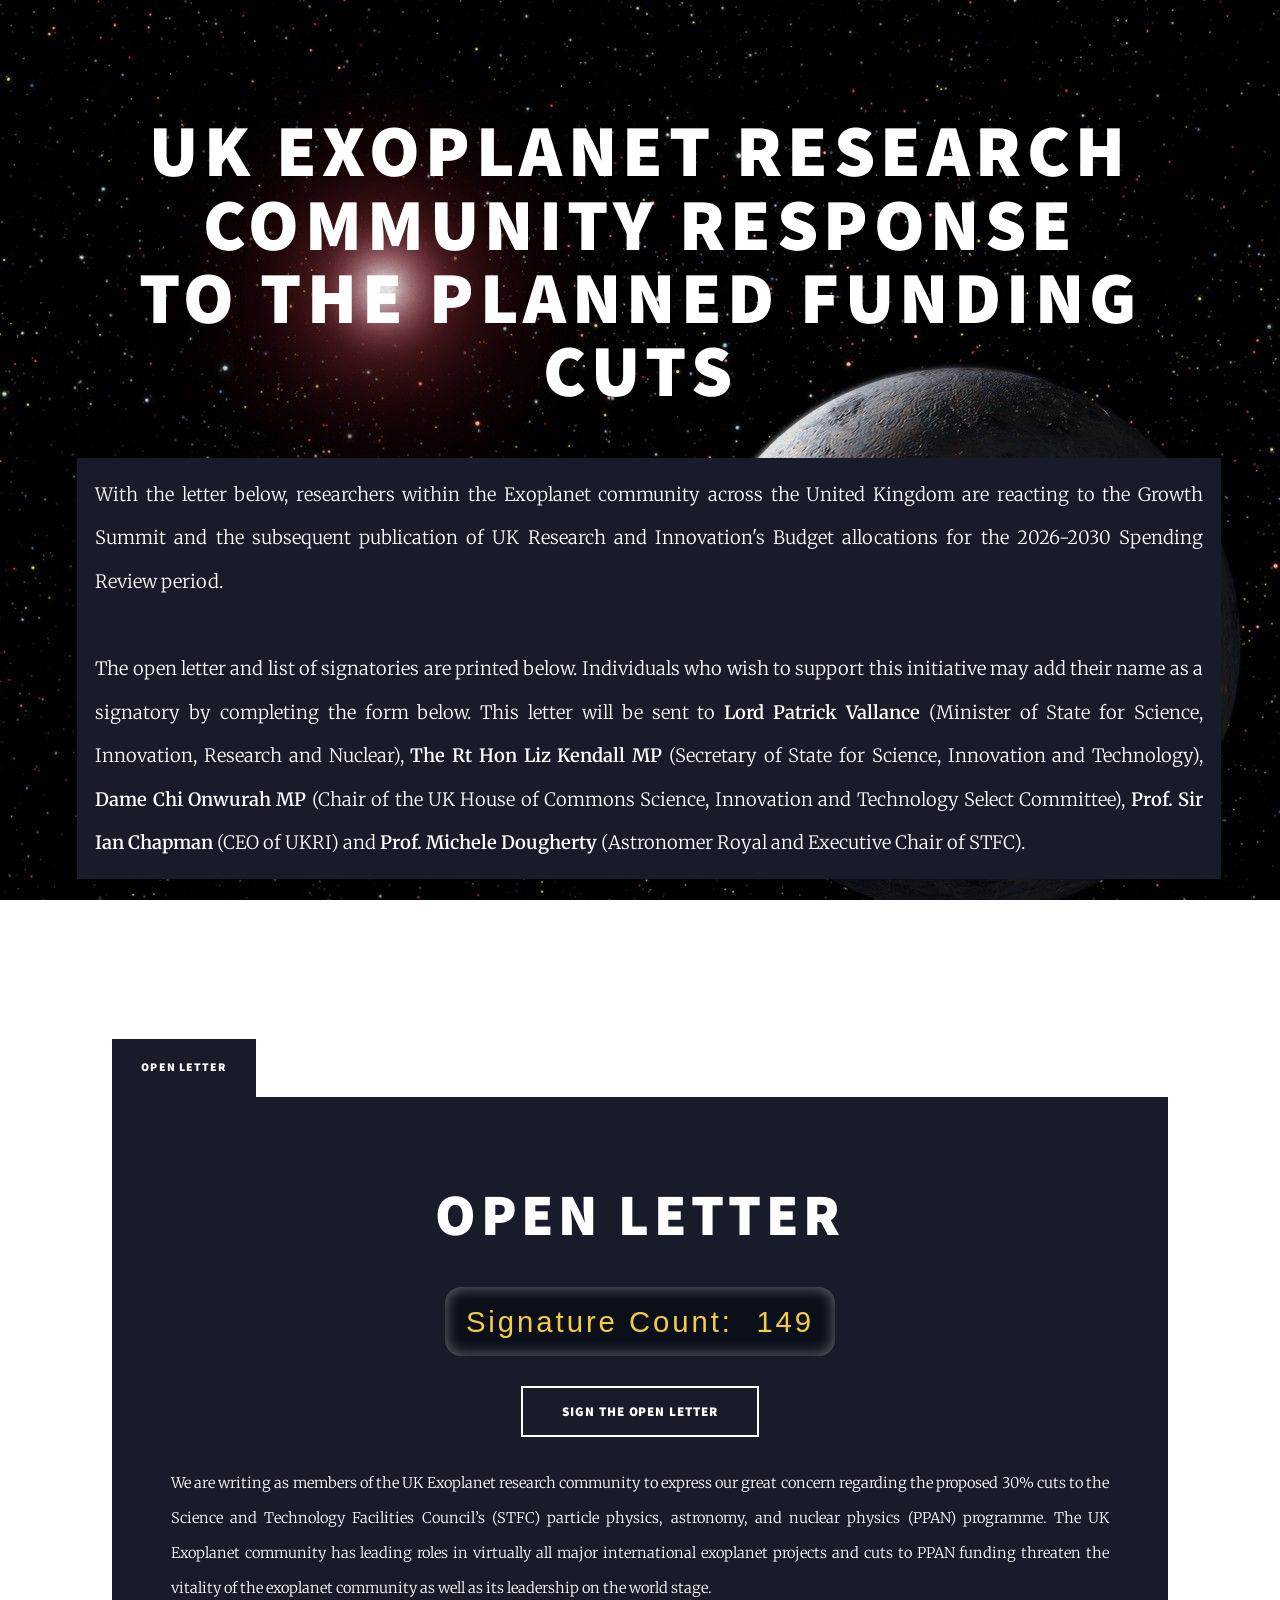
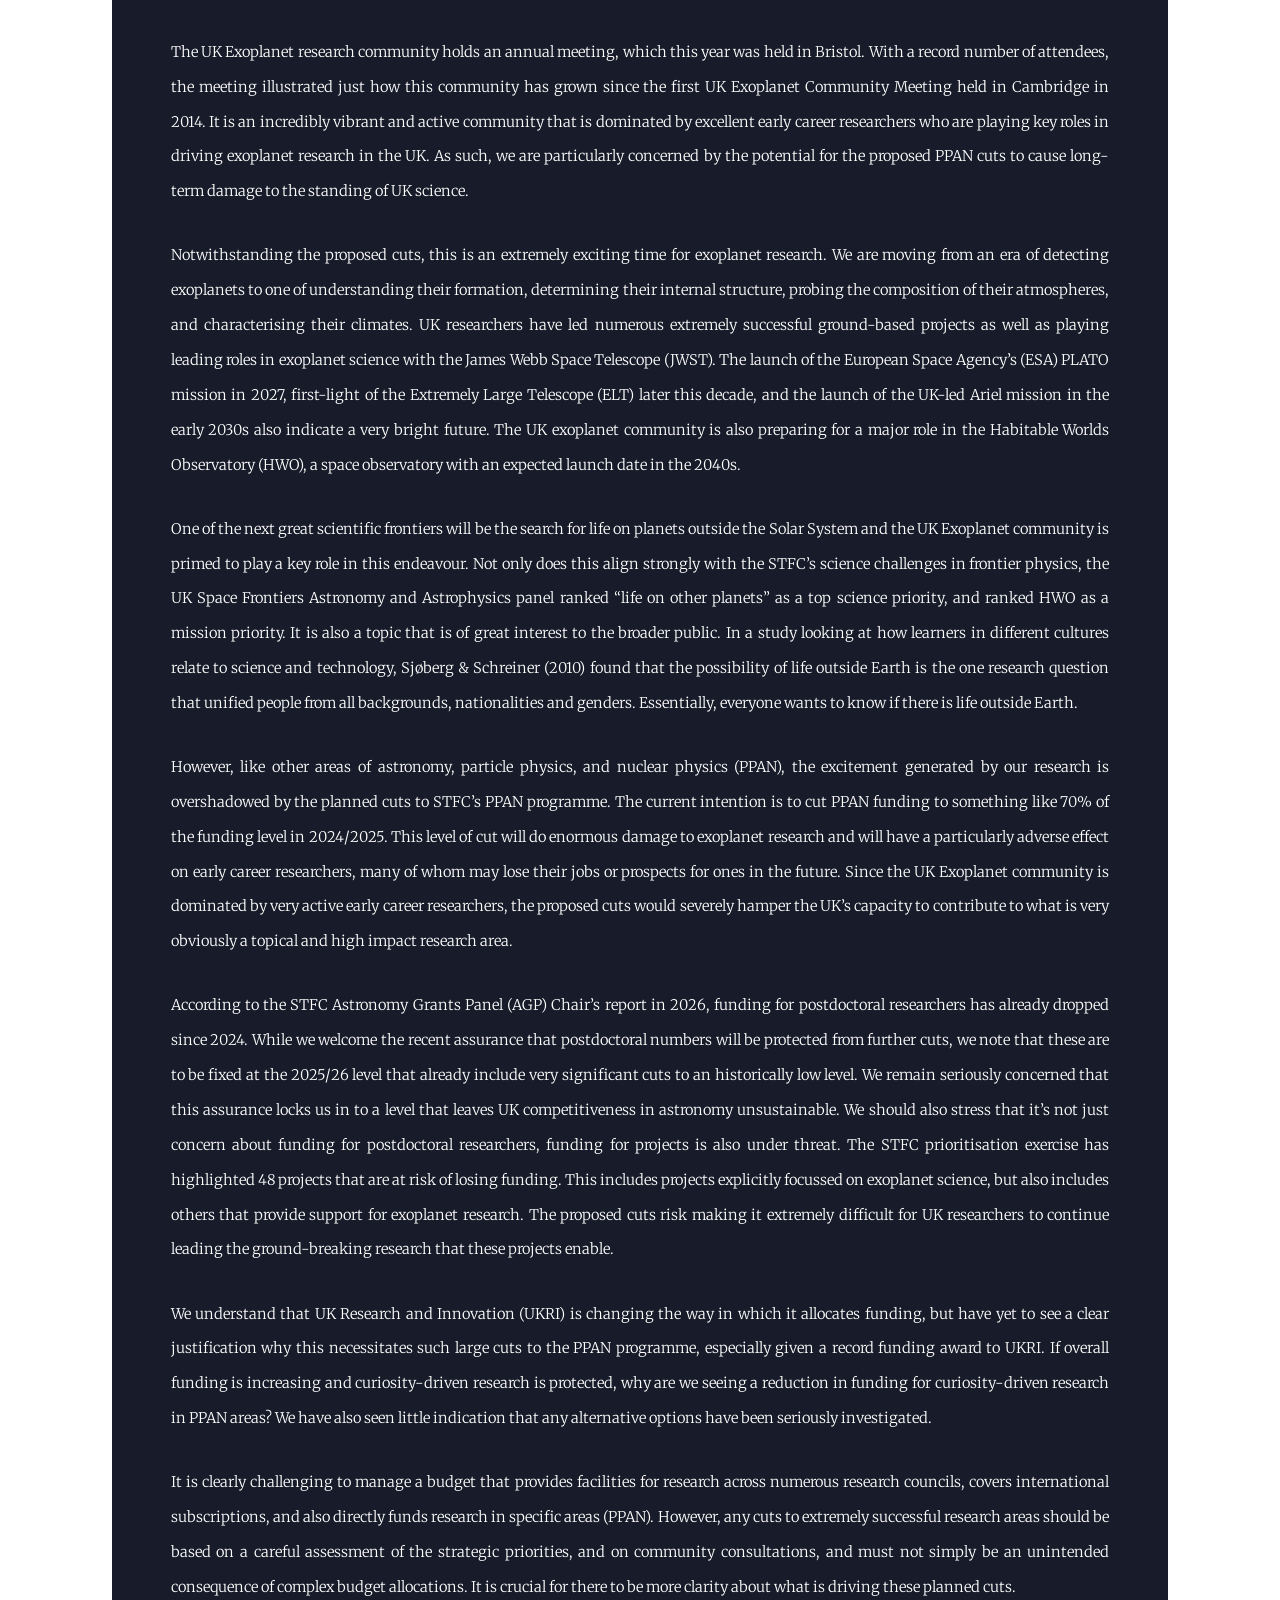
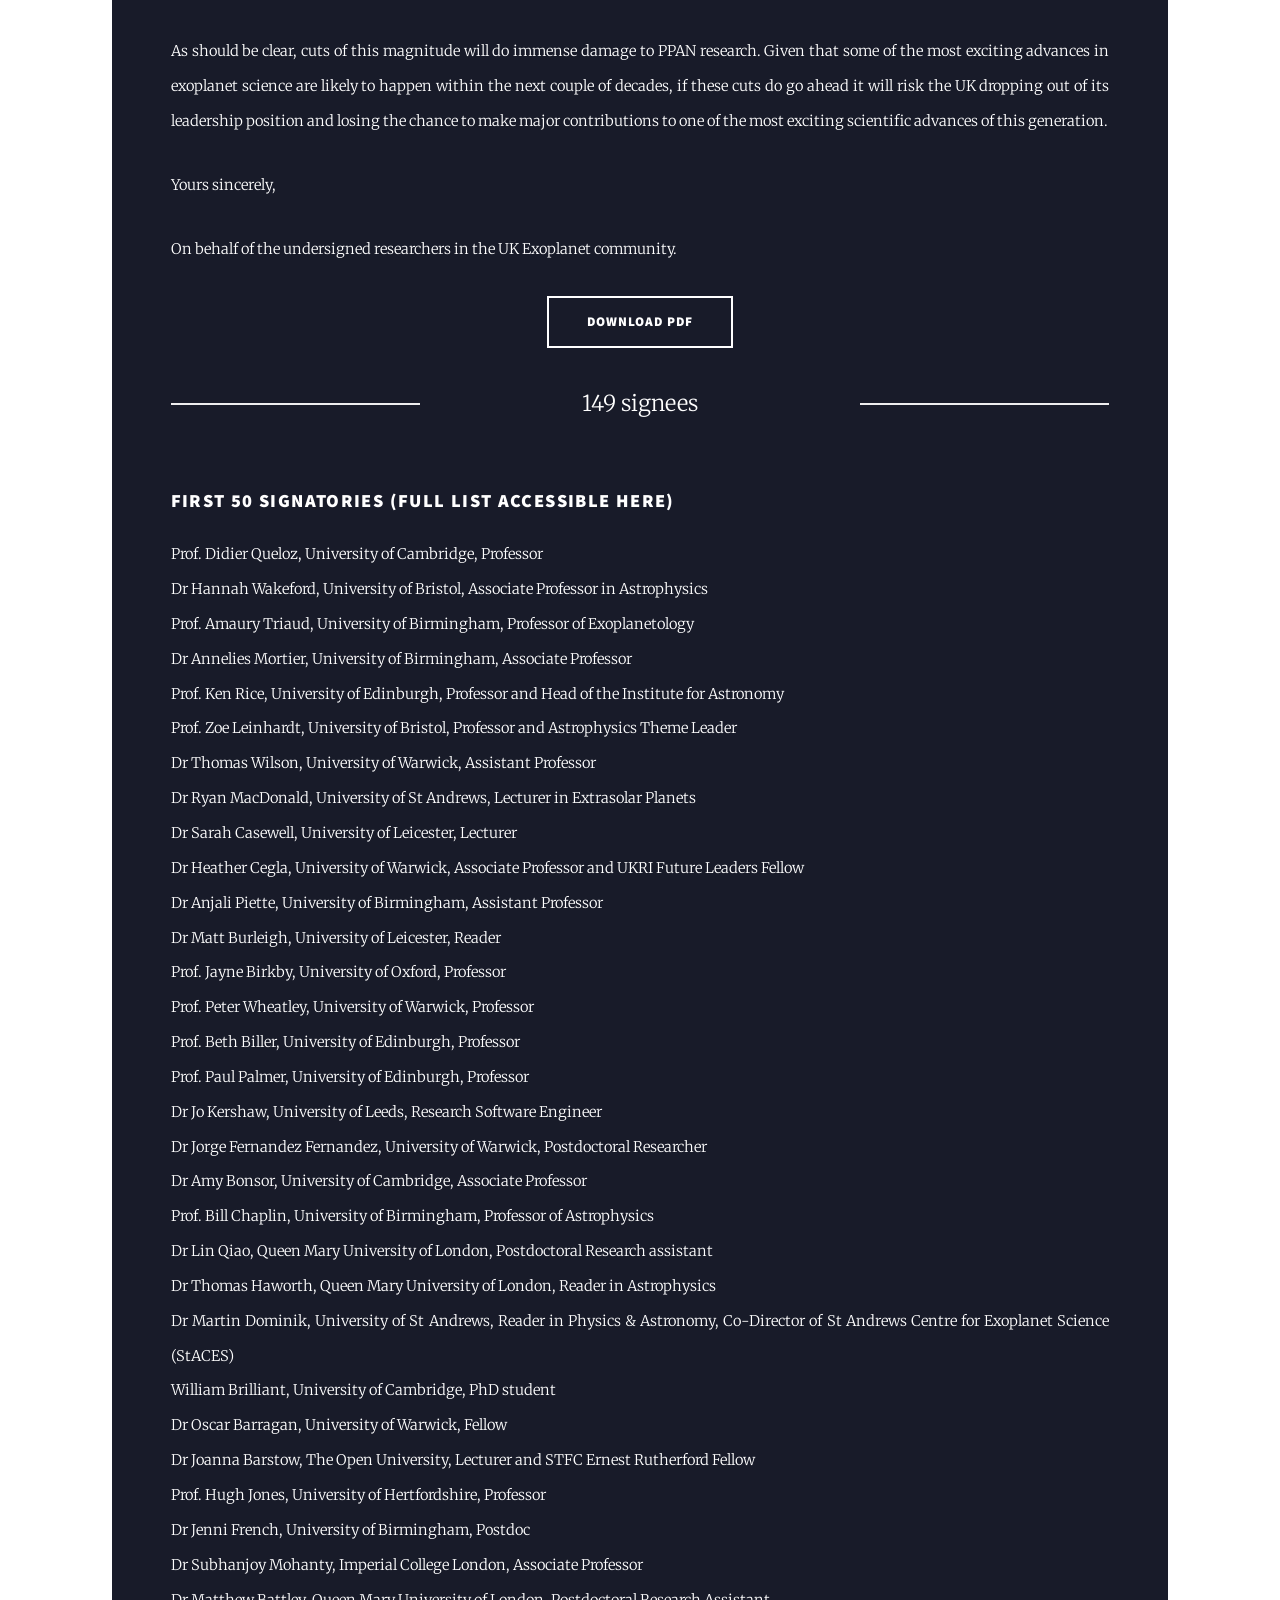
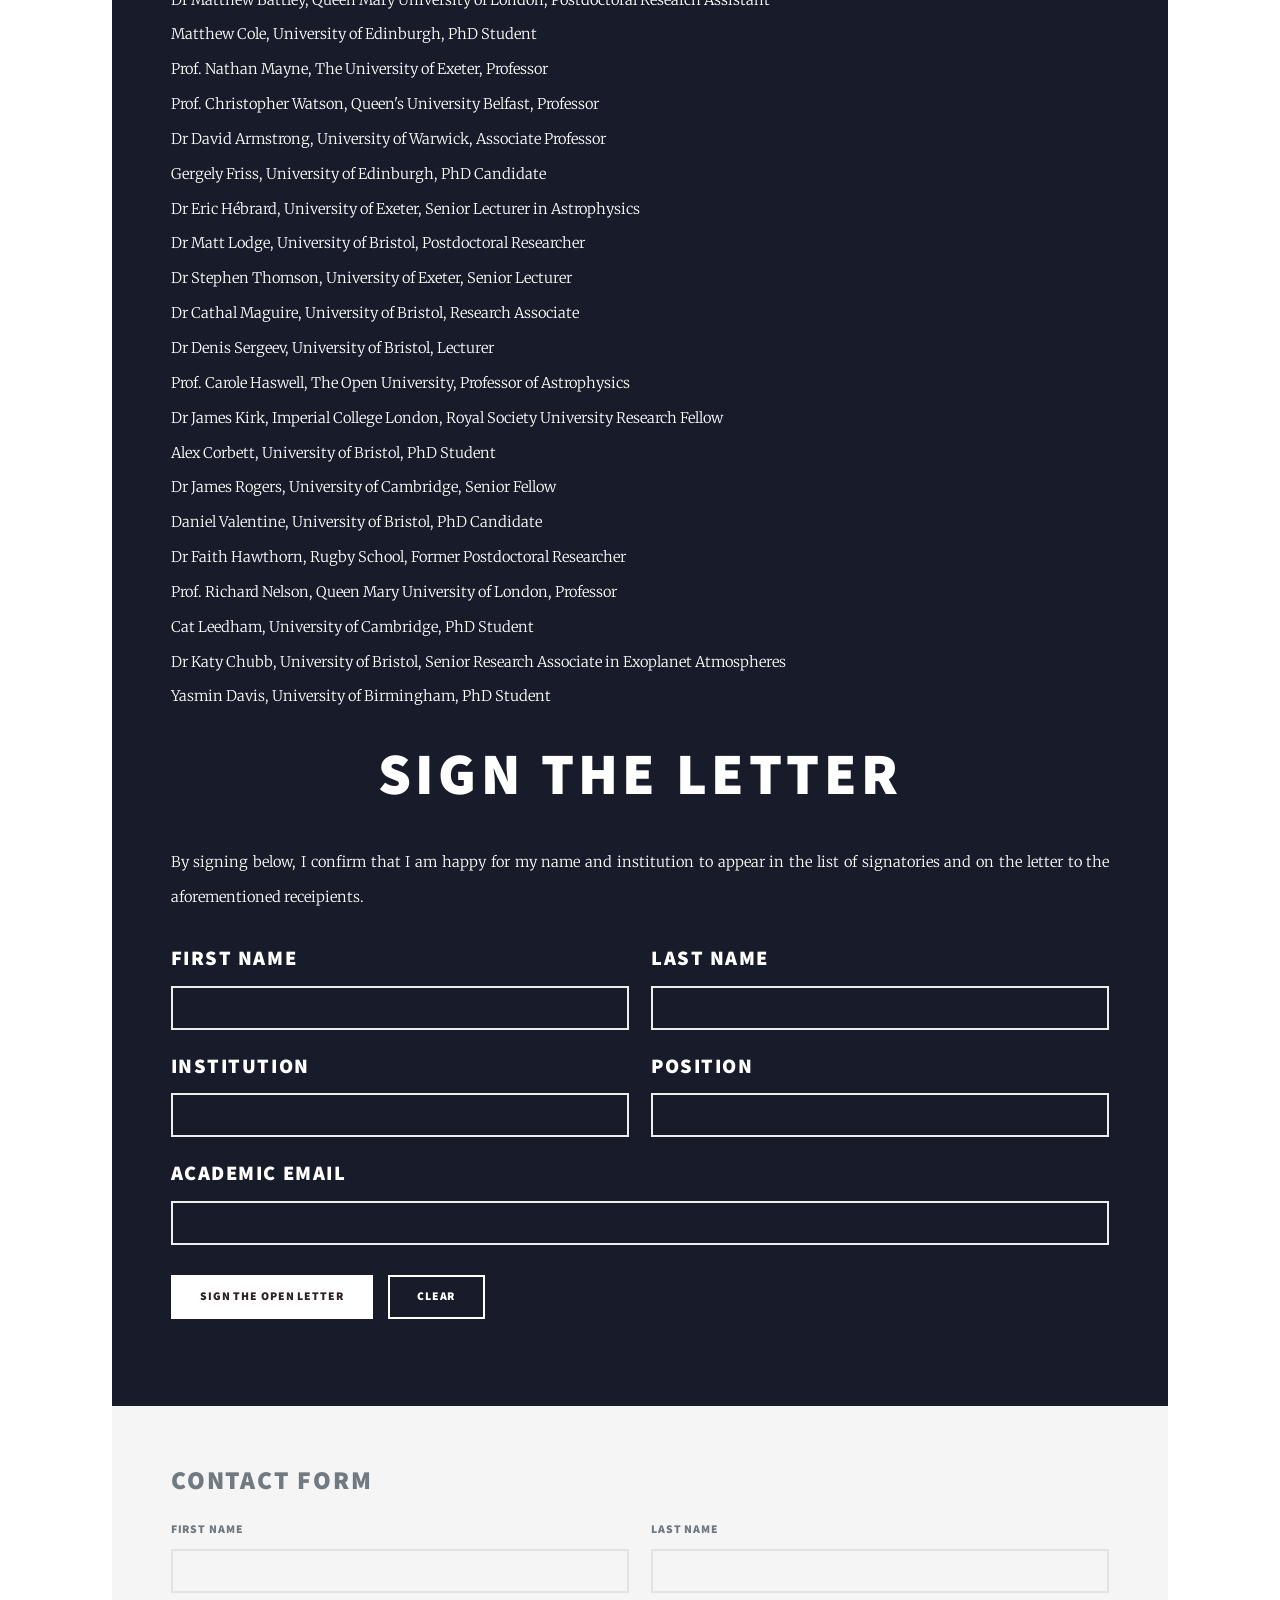
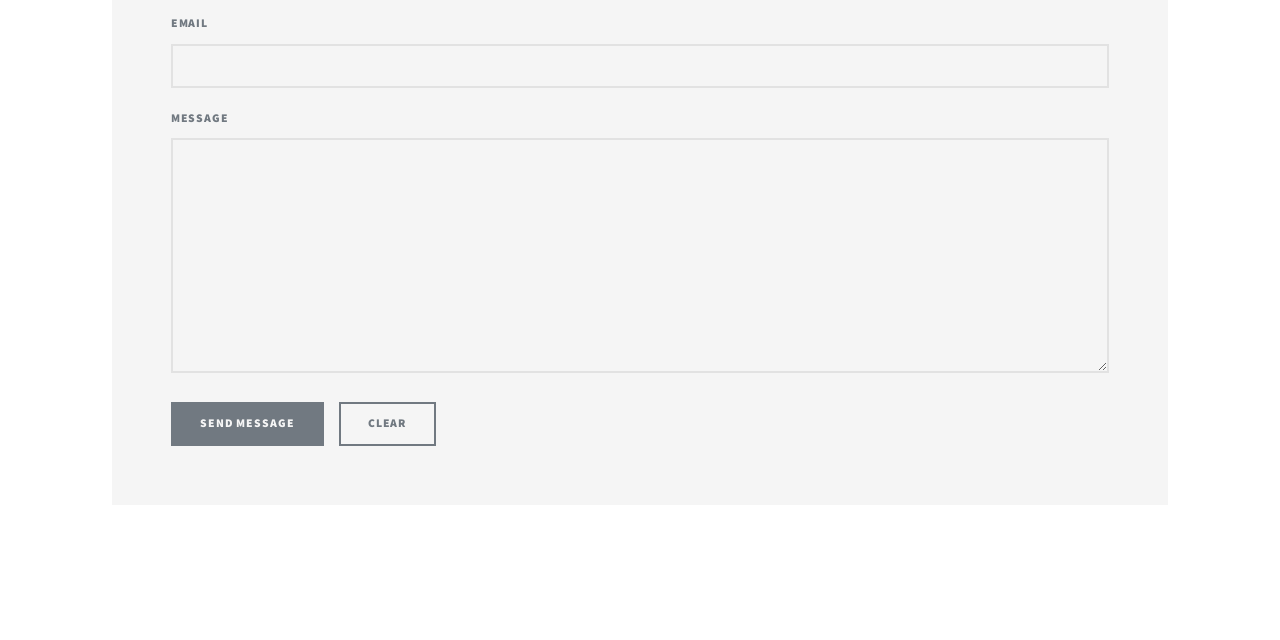
<file: index.html>
<!DOCTYPE HTML>
<!--
	Massively by HTML5 UP
	html5up.net | @ajlkn
	Free for personal and commercial use under the CCA 3.0 license (html5up.net/license)
-->
<html>
	<head>
		<title>UK Exoplanet Research Community Open Letter</title>
		<meta charset="utf-8" />
		<meta name="viewport" content="width=device-width, initial-scale=1, user-scalable=no" />
		<link rel="stylesheet" href="assets/css/main.css" />
		<noscript><link rel="stylesheet" href="assets/css/noscript.css" /></noscript>
	</head>
	<body class="is-preload">

		<!-- Wrapper -->
			<div id="wrapper" class="fade-in">

				<!-- Intro -->
					<div id="intro">
						<h1>UK Exoplanet Research Community response <br> to the planned funding cuts</h1>
						<p> With the letter below, researchers within the Exoplanet community across the United Kingdom are reacting to the Growth Summit and the subsequent publication of UK Research and Innovation's Budget allocations for the 2026-2030 Spending Review period. <br><br>The open letter and list of signatories are printed below. Individuals who wish to support this initiative may add their name as a signatory by completing the form below. This letter will be sent to <b>Lord Patrick Vallance</b> (Minister of State for Science, Innovation, Research and Nuclear), <b>The Rt Hon Liz Kendall MP</b> (Secretary of State for Science, Innovation and Technology), <b>Dame Chi Onwurah MP</b> (Chair of the UK House of Commons Science, Innovation and Technology Select Committee), <b>Prof. Sir Ian Chapman</b> (CEO of UKRI) and <b>Prof. Michele Dougherty</b> (Astronomer Royal and Executive Chair of STFC).</p>

						<ul class="actions">
							<li><a href="#header" class="button icon solid solo fa-arrow-down scrolly">Continue</a></li>
						</ul>
						
					</div>

				<!-- Header -->
					<header id="header">
						<a href="index.html" class="logo">UK Exoplanet Research Community response <br> to the planned funding cuts</a>
					</header>

				<!-- Nav -->
					<nav id="nav">
						<ul class="links">
							<li class="active"><a href="index.html">Open Letter</a></li>
							<li><a href="generic.html">Signatory Full List</a></li>
						</ul>
						<!-- <ul class="icons">
							<li><a href="#" class="icon brands fa-twitter"><span class="label">Twitter</span></a></li>
							<li><a href="#" class="icon brands fa-facebook-f"><span class="label">Facebook</span></a></li>
							<li><a href="#" class="icon brands fa-instagram"><span class="label">Instagram</span></a></li>
							<li><a href="#" class="icon brands fa-github"><span class="label">GitHub</span></a></li>
						</ul>-->
					</nav>

				<!-- Main -->
					<div id="main">

						<!-- Featured Post -->
							<article class="post featured">
								<header class="major">
									<ul class="actions special">
									<h2>Open Letter</h2>
									</ul>
								</header>
								<header class="major">
									<ul class="actions special">
								<link href="https://fonts.googleapis.com/css2?family=Orbitron:wght@600&display=swap" rel="stylesheet">
									<div class="led-counter">
									Signature Count:<span id="ledCount">000</span>
									</div>
									<script>
									const target = 149;
									const el = document.getElementById("ledCount");
									const start = performance.now();
									const duration = 1800;

									function animate(t) {
										const p = Math.min((t - start) / duration, 1);
										el.textContent = Math.floor(p * target).toString().padStart(3, "0");
										if (p < 1) requestAnimationFrame(animate);
									}

									requestAnimationFrame(animate);
									</script>
									</ul>
									</header>
									<p></p>
									<ul class="actions special">
									<a href="#sign-form" class="button large">
 									 Sign the open letter
									</a>
									
									</ul>
									
									
<p>We are writing as members of the UK Exoplanet research community to express our great concern regarding the proposed 30% cuts to the Science and Technology Facilities Council’s (STFC) particle physics, astronomy, and nuclear physics (PPAN) programme.  The UK Exoplanet community has leading roles in virtually all major international exoplanet projects and cuts to PPAN funding threaten the vitality of the exoplanet community as well as its leadership on the world stage.</p>

<p>The UK Exoplanet research community holds an annual meeting, which this year was held in Bristol.  With a record number of attendees, the meeting illustrated just how this community has grown since the first UK Exoplanet Community Meeting held in Cambridge in 2014.  It is an incredibly vibrant and active community that is dominated by excellent early career researchers who are playing key roles in driving exoplanet research in the UK. As such, we are particularly concerned by the potential for the proposed PPAN cuts to cause long-term damage to the standing of UK science.</p>
 
<p>Notwithstanding the proposed cuts, this is an extremely exciting time for exoplanet research.  We are moving from an era of detecting exoplanets to one of understanding their formation, determining their internal structure, probing the composition of their atmospheres, and characterising their climates.  UK researchers have led numerous extremely successful ground-based projects as well as playing leading roles in exoplanet science with the James Webb Space Telescope (JWST). The launch of the European Space Agency’s (ESA) PLATO mission in 2027, first-light of the Extremely Large Telescope (ELT) later this decade, and the launch of the UK-led Ariel mission in the early 2030s also indicate a very bright future. The UK exoplanet community is also preparing for a major role in the Habitable Worlds Observatory (HWO), a space observatory with an expected launch date in the 2040s.</p>
 
<p>One of the next great scientific frontiers will be the search for life on planets outside the Solar System and the UK Exoplanet community is primed to play a key role in this endeavour.  Not only does this align strongly with the STFC’s science challenges in frontier physics, the UK Space Frontiers Astronomy and Astrophysics panel ranked “life on other planets” as a top science priority, and ranked HWO as a mission priority. It is also a topic that is of great interest to the broader public. In a study looking at how learners in different cultures relate to science and technology, Sjøberg & Schreiner (2010) found that the possibility of life outside Earth is the one research question that unified people from all backgrounds, nationalities and genders.  Essentially, everyone wants to know if there is life outside Earth.</p>
 
<p>However, like other areas of astronomy, particle physics, and nuclear physics (PPAN), the excitement generated by our research is overshadowed by the planned cuts to STFC’s PPAN programme.   The current intention is to cut PPAN funding to something like 70% of the funding level in 2024/2025.  This level of cut will do enormous damage to exoplanet research and will have a particularly adverse effect on early career researchers, many of whom may lose their jobs or prospects for ones in the future.  Since the UK Exoplanet community is dominated by very active early career researchers, the proposed cuts would severely hamper the UK’s capacity to contribute to what is very obviously a topical and high impact research area.</p>

<p>According to the STFC Astronomy Grants Panel (AGP) Chair’s report in 2026, funding for postdoctoral researchers has already dropped since 2024. While we welcome the recent assurance that postdoctoral numbers will be protected from further cuts, we note that these are to be fixed at the 2025/26 level that already include very significant cuts to an historically low level. We remain seriously concerned that this assurance locks us in to a level that leaves UK competitiveness in astronomy unsustainable. We should also stress that it’s not just concern about funding for postdoctoral researchers, funding for projects is also under threat. The STFC prioritisation exercise has highlighted 48 projects that are at risk of losing funding.  This includes projects explicitly focussed on exoplanet science, but also includes others that provide support for exoplanet research.  The proposed cuts risk making it extremely difficult for UK researchers to continue leading the ground-breaking research that these projects enable.</p>

<p>We understand that UK Research and Innovation (UKRI) is changing the way in which it allocates funding, but have yet to see a clear justification why this necessitates such large cuts to the PPAN programme, especially given a record funding award to UKRI.  If overall funding is increasing and curiosity-driven research is protected, why are we seeing a reduction in funding for curiosity-driven research in PPAN areas?  We have also seen little indication that any alternative options have been seriously investigated.</p>
 
<p>It is clearly challenging to manage a budget that provides facilities for research across numerous research councils, covers international subscriptions, and also directly funds research in specific areas (PPAN).  However, any cuts to extremely successful research areas should be based on a careful assessment of the strategic priorities, and on community consultations, and must not simply be an unintended consequence of complex budget allocations. It is crucial for there to be more clarity about what is driving these planned cuts.</p>
 
<p>As should be clear, cuts of this magnitude will do immense damage to PPAN research.  Given that some of the most exciting advances in exoplanet science are likely to happen within the next couple of decades, if these cuts do go ahead it will risk the UK dropping out of its leadership position and losing the chance to make major contributions to one of the most exciting scientific advances of this generation.</p>


									<p>Yours sincerely,</p>
									
									<p>On behalf of the undersigned researchers in the UK Exoplanet community.</p>
									

								
								<ul class="actions special">
									<li><a href="Letter.pdf" class="button large" target="_blank">Download PDF</a></li>
								</ul>



								<p></p>
								<section class="post">
								<header class="major">
									<span class="date">149 signees</span>
								</header>
								<h3>First 50 signatories (Full List <a href="https://uk-exoplanet-openletter.github.io/generic.html">Accessible Here</a>)</h3>

							    <p>Prof. Didier Queloz, University of Cambridge, Professor
								<br>Dr Hannah Wakeford, University of Bristol, Associate Professor in Astrophysics	
								<br>Prof. Amaury Triaud, University of Birmingham, Professor of Exoplanetology
								<br>Dr Annelies Mortier, University of Birmingham, Associate Professor
								<br>Prof. Ken Rice, University of Edinburgh, Professor and Head of the Institute for Astronomy
								<br>Prof. Zoe Leinhardt, University of Bristol, Professor and Astrophysics Theme Leader	
								<br>Dr Thomas Wilson, University of Warwick, Assistant Professor 
								<br>Dr Ryan	MacDonald, University of St Andrews, Lecturer in Extrasolar Planets	
								<br>Dr Sarah Casewell, University of Leicester, Lecturer	
								<br>Dr Heather Cegla, University of Warwick, Associate Professor and UKRI Future Leaders Fellow
								<br>Dr Anjali Piette, University of Birmingham, Assistant Professor
					            <br>Dr Matt	Burleigh, University of Leicester, Reader
								<br>Prof. Jayne	Birkby, University of Oxford, Professor
								<br>Prof. Peter Wheatley, University of Warwick, Professor	
								<br>Prof. Beth Biller, University of Edinburgh, Professor
								<br>Prof. Paul Palmer, University of Edinburgh, Professor
								<br>Dr Jo Kershaw, University of Leeds, Research Software Engineer
								<br>Dr Jorge Fernandez Fernandez, University of Warwick, Postdoctoral Researcher
								<br>Dr Amy Bonsor, University of Cambridge, Associate Professor
								<br>Prof. Bill Chaplin, University of Birmingham, Professor of Astrophysics
								<br>Dr Lin Qiao, Queen Mary University of London, Postdoctoral Research assistant
								<br>Dr Thomas Haworth, Queen Mary University of London, Reader in Astrophysics
								<br>Dr Martin Dominik, University of St Andrews, Reader in Physics & Astronomy, Co-Director of St Andrews Centre for Exoplanet Science (StACES)
								<br>William	Brilliant, University of Cambridge, PhD student
								<br>Dr Oscar Barragan, University of Warwick, Fellow
								<br>Dr Joanna Barstow, The Open University, Lecturer and STFC Ernest Rutherford Fellow
								<br>Prof. Hugh Jones, University of Hertfordshire, Professor
								<br>Dr Jenni French, University of Birmingham, Postdoc
								<br>Dr Subhanjoy Mohanty, Imperial College London, Associate Professor
								<br>Dr Matthew Battley, Queen Mary University of London, Postdoctoral Research Assistant
								<br>Matthew	Cole, University of Edinburgh, PhD Student
								<br>Prof. Nathan Mayne, The University of Exeter, Professor
								<br>Prof. Christopher Watson, Queen's University Belfast, Professor
								<br>Dr David Armstrong, University of Warwick, Associate Professor
								<br>Gergely	Friss, University of Edinburgh, PhD Candidate
								<br>Dr Eric Hébrard, University of Exeter, Senior Lecturer in Astrophysics
								<br>Dr Matt	Lodge, University of Bristol, Postdoctoral Researcher
								<br>Dr Stephen Thomson, University of Exeter, Senior Lecturer
								<br>Dr Cathal Maguire, University of Bristol, Research Associate
								<br>Dr Denis Sergeev, University of Bristol, Lecturer	
								<br>Prof. Carole Haswell, The Open University, Professor of Astrophysics
								<br>Dr James Kirk, Imperial College London, Royal Society University Research Fellow
								<br>Alex Corbett, University of Bristol, PhD Student
								<br>Dr James Rogers, University of Cambridge, Senior Fellow
								<br>Daniel Valentine, University of Bristol, PhD Candidate	
								<br>Dr Faith Hawthorn, Rugby School, Former Postdoctoral Researcher
								<br>Prof. Richard Nelson, Queen Mary University of London, Professor 
								<br>Cat	Leedham, University of Cambridge, PhD Student
								<br>Dr Katy	Chubb, University of Bristol, Senior Research Associate in Exoplanet Atmospheres
								<br>Yasmin Davis, University of Birmingham, PhD Student
								</p>
								
								 <!-- 50 List FULL -->

							</p>
								
							</section>
								
								<header class="major">
									<ul class="actions special">
										<h2>Sign The Letter</h2>
									</ul>
								</header>
								<p>By signing below, I confirm that I am happy for my name and institution to appear in the list of signatories and on the letter to the aforementioned receipients.</p>
								<section id="sign-form">
							<form name="gform" id="gform" enctype="text/plain" action="https://docs.google.com/forms/u/1/d/e/1FAIpQLSf0KPQvc5USWWyZV-Vjm8yeI-_-IL0oSK2FLDTlcWF17JPKiA/formResponse?">
									<div class="fields">
										<div class="field half">
											<label for="First name">First Name</label>
											<input type="text" name="entry.909028107" id="entry.909028107" />
										</div>
										<div class="field half">
											<label for="Last name">Last Name</label>
											<input type="text" name="entry.435880451" id="entry.435880451" />
										</div>
										<div class="field half">
											<label for="First name">Institution</label>
											<input type="text" name="entry.1290194353" id="entry.1290194353" />
										</div>
										<div class="field half">
											<label for="Last name">Position</label>
											<input type="text" name="entry.2024281949" id="entry.2024281949" />
										</div>
										<div class="field">
											<label for="Email">Academic Email</label>
											<input type="text" name="entry.51122644" id="entry.51122644" />
										</div>
									</div>
									<ul class="actions">
										<li><input type="submit" value="Sign the Open Letter" class="primary" /></li>
										<li><input type="reset" value="Clear" /></li>
									</ul>
								</form>
						</section>
							</article>

						<!-- Footer -->
							

					</div>

				<!-- Footer -->
					<footer id="footer">
						<section>
							<h2>Contact Form</h2>

							<form name="gform" id="gform" enctype="text/plain" action="https://docs.google.com/forms/u/1/d/e/1FAIpQLSc_Wd7xfXaQmJfM4fwXRGKqzy3bkNb6rL-z3BnUFgC645Y0ag/formResponse?">
									<div class="fields">
										<div class="field half">
											<label for="First name">First Name</label>
											<input type="text" name="entry.654128322" id="entry.654128322" />
										</div>
										<div class="field half">
											<label for="Last name">Last Name</label>
											<input type="text" name="entry.1525006258" id="entry.1525006258" />
										</div>
										<div class="field">
											<label for="Email">Email</label>
											<input type="text" name="entry.239418467" id="entry.239418467" />
										</div>
										<div class="field">
											<label for="message">Message</label>
											<textarea name="entry.1573989533" id="entry.1573989533" rows="6"></textarea>
										</div>
									</div>
									<ul class="actions">
										<li><input type="submit" value="Send Message" class="primary" /></li>
										<li><input type="reset" value="Clear" /></li>
									</ul>
								</form>
						</section>
						<!-- <section class="split contact">
							<section class="alt">
								<h3>Address</h3>
								<p>1234 Somewhere Road #87257<br />
								Nashville, TN 00000-0000</p>
							</section>
							<section>
								<h3>Phone</h3>
								<p><a href="#">(000) 000-0000</a></p>
							</section>
							<section>
								<h3>Email</h3>
								<p><a href="#">info@untitled.tld</a></p>
							</section>
							<section>
								<h3>Social</h3>
								<ul class="icons alt">
									<li><a href="#" class="icon brands alt fa-twitter"><span class="label">Twitter</span></a></li>
									<li><a href="#" class="icon brands alt fa-facebook-f"><span class="label">Facebook</span></a></li>
									<li><a href="#" class="icon brands alt fa-instagram"><span class="label">Instagram</span></a></li>
									<li><a href="#" class="icon brands alt fa-github"><span class="label">GitHub</span></a></li>
								</ul>
							</section>
						</section> -->
					</footer>

				<!-- Copyright -->
					<div id="copyright">
						<ul><li>&copy;</li><li>Design: <a href="https://html5up.net">HTML5 UP</a></li></ul>
					</div>

			</div>

		<!-- Scripts -->
			<script src="assets/js/jquery.min.js"></script>
			<script src="assets/js/jquery.scrollex.min.js"></script>
			<script src="assets/js/jquery.scrolly.min.js"></script>
			<script src="assets/js/browser.min.js"></script>
			<script src="assets/js/breakpoints.min.js"></script>
			<script src="assets/js/util.js"></script>
			<script src="assets/js/main.js"></script>

	</body>
</html>
</file>
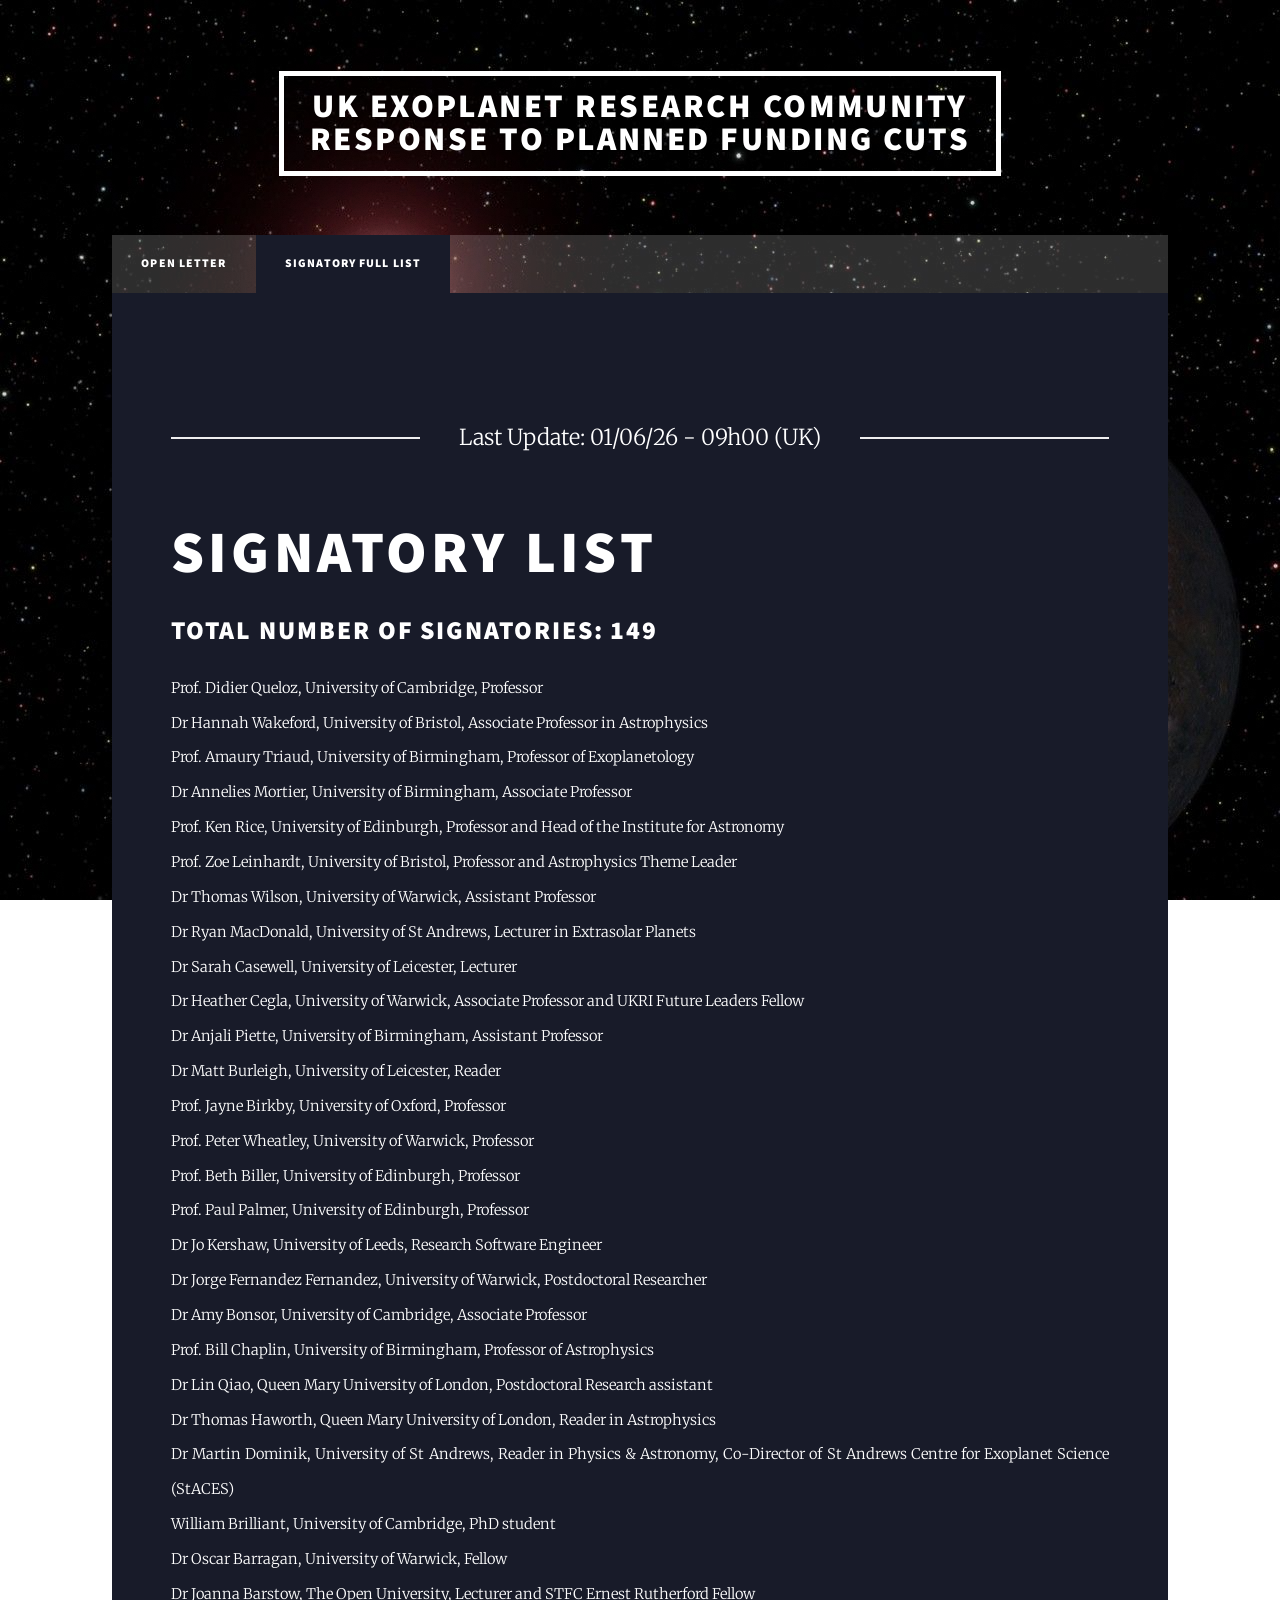
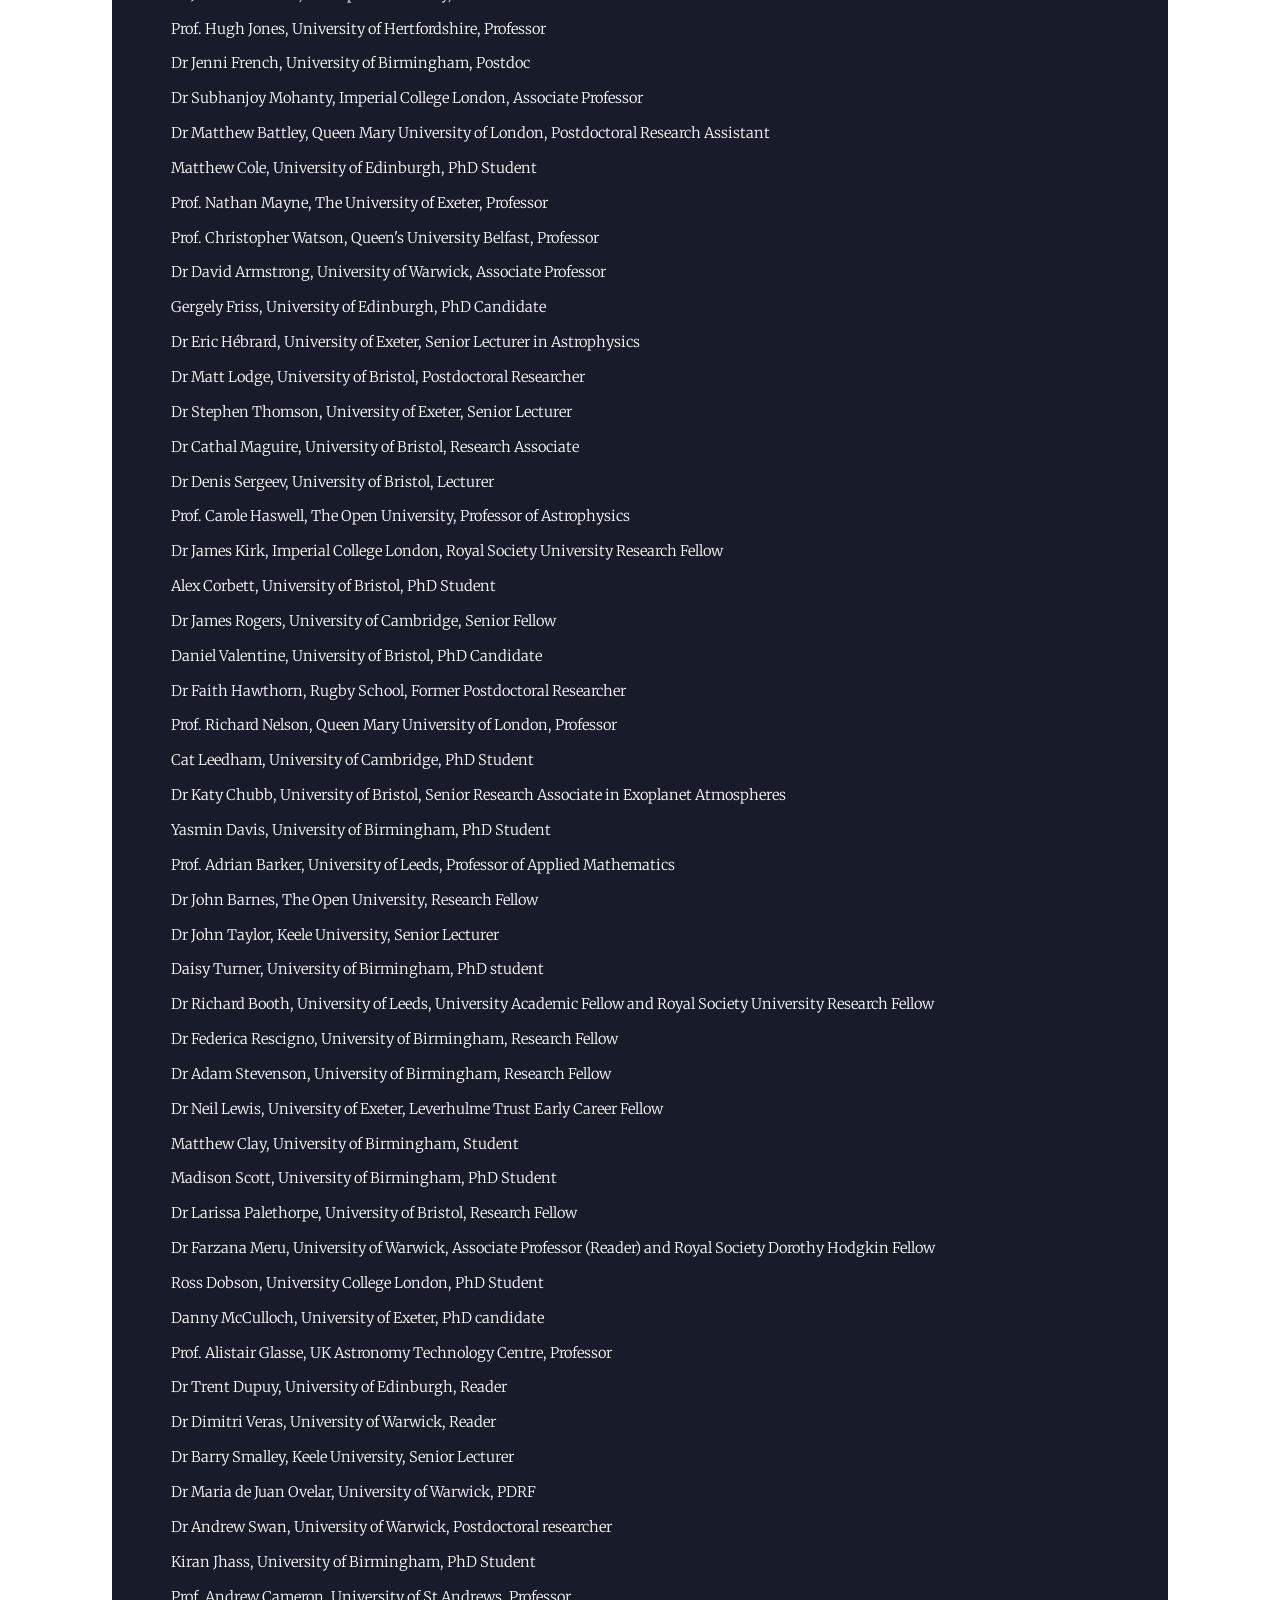
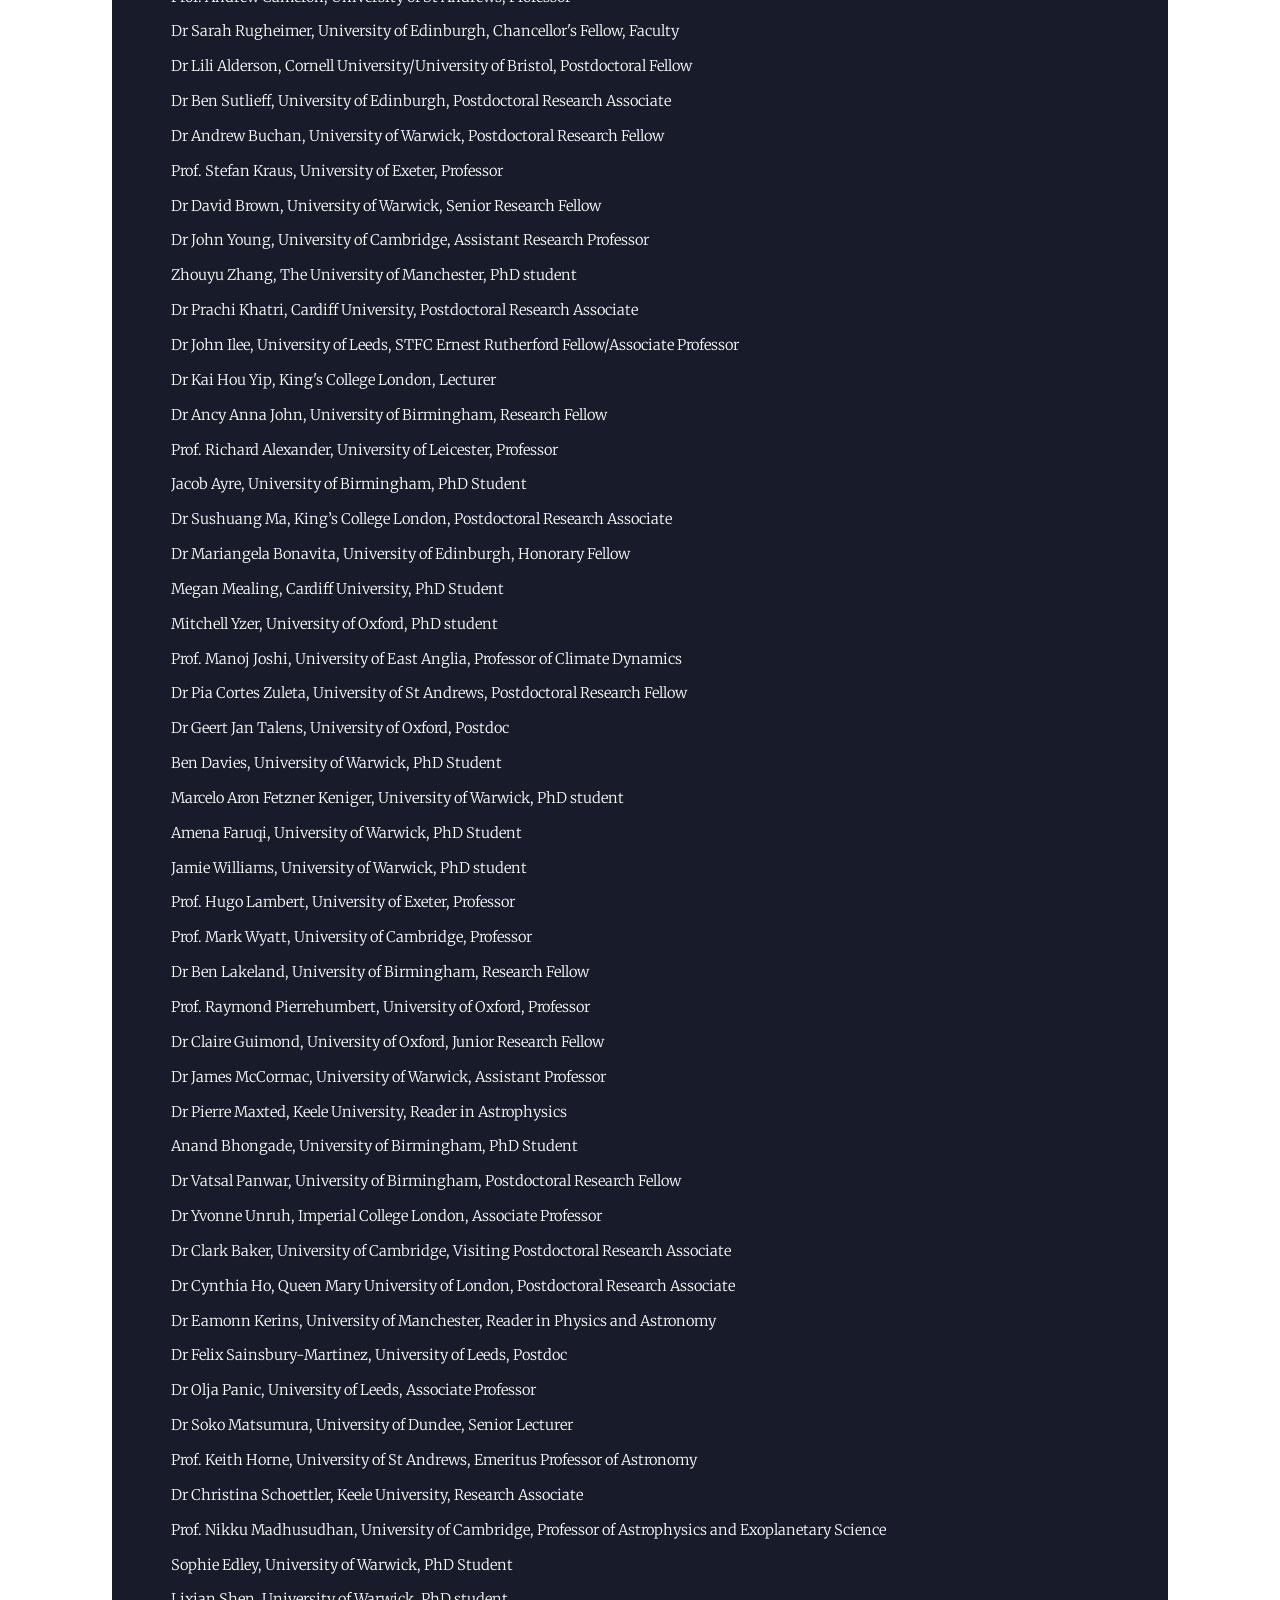
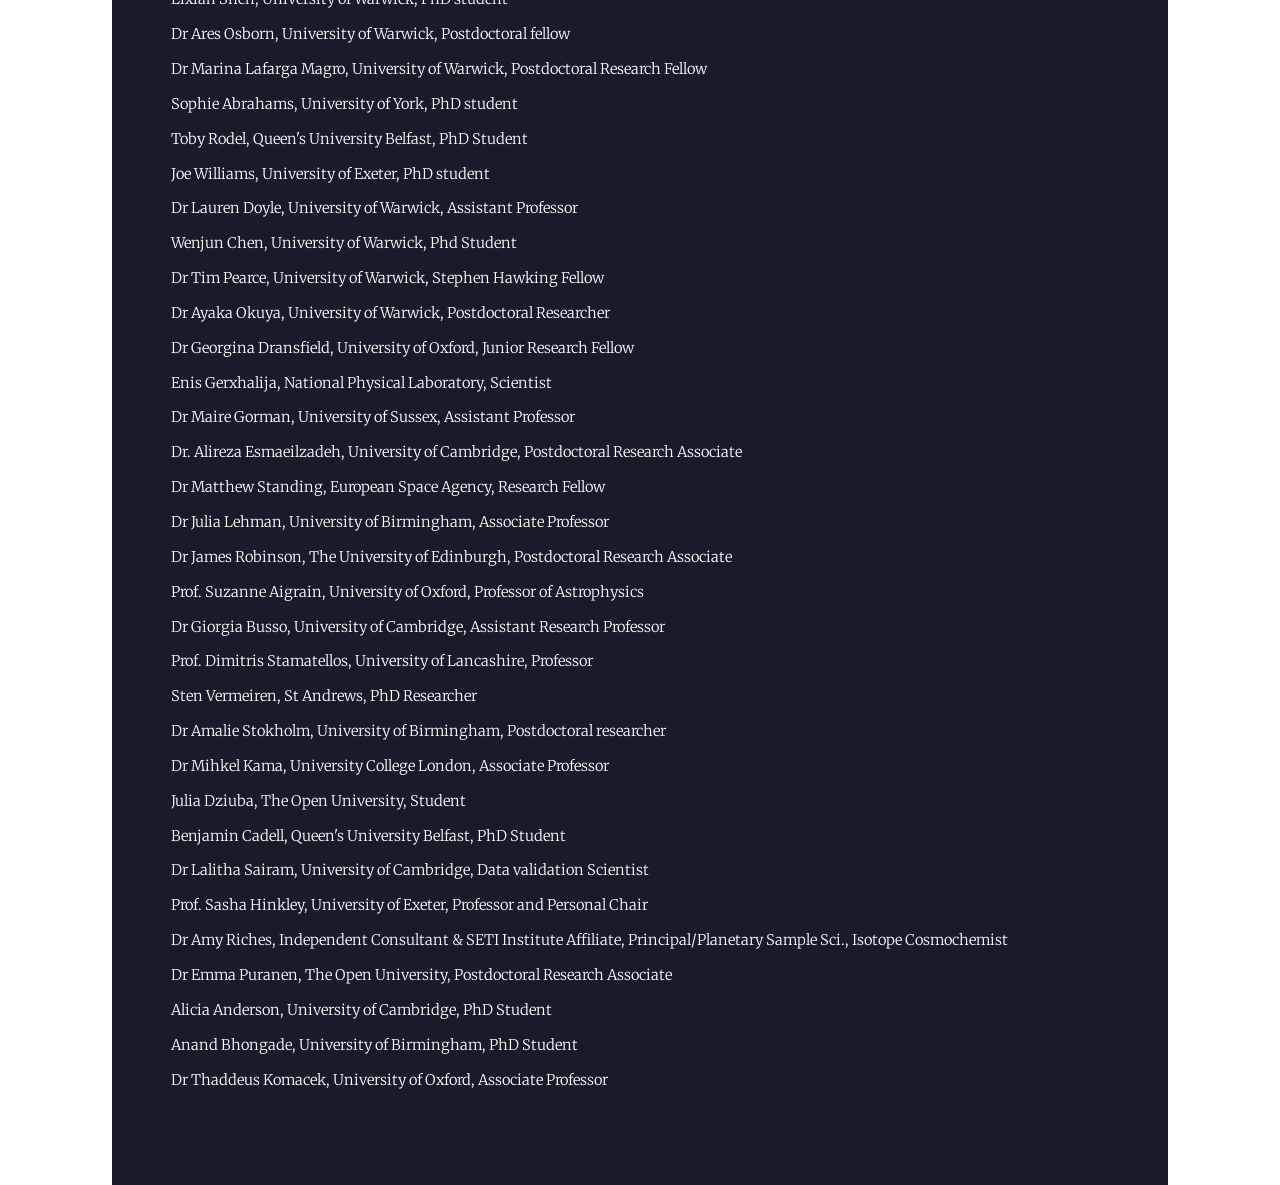
<file: generic.html>
<!DOCTYPE HTML>
<!--
	Massively by HTML5 UP
	html5up.net | @ajlkn
	Free for personal and commercial use under the CCA 3.0 license (html5up.net/license)
-->
<html>
	<head>
		<title>UK Exoplanet Research Community response to planned funding cuts</title>
		<meta charset="utf-8" />
		<meta name="viewport" content="width=device-width, initial-scale=1, user-scalable=no" />
		<link rel="stylesheet" href="assets/css/main.css" />
		<noscript><link rel="stylesheet" href="assets/css/noscript.css" /></noscript>
	</head>
	<body class="is-preload">

		<!-- Wrapper -->
			<div id="wrapper">

				<!-- Header -->
					<header id="header">
						<a href="index.html" class="logo">UK Exoplanet Research Community <br> response to planned funding cuts</a>
						
					</header>

				<nav id="nav">
						<ul class="links">
							<li><a href="index.html">Open Letter</a></li>
							<li  class="active"><a href="generic.html">Signatory Full List</a></li>
						</ul>
						<!-- <ul class="icons">
							<li><a href="#" class="icon brands fa-twitter"><span class="label">Twitter</span></a></li>
							<li><a href="#" class="icon brands fa-facebook-f"><span class="label">Facebook</span></a></li>
							<li><a href="#" class="icon brands fa-instagram"><span class="label">Instagram</span></a></li>
							<li><a href="#" class="icon brands fa-github"><span class="label">GitHub</span></a></li>
						</ul>-->
					</nav>

				<!-- Main -->
					<div id="main">

						<!-- Post -->
							<section class="post">
								<header class="major">
									<span class="date">Last Update: 01/06/26 - 09h00 (UK)</span>
									<h1>Signatory List</h1>
								
								</header>

								<h2>Total Number of Signatories: 149</h2> 
                                <p>Prof. Didier Queloz, University of Cambridge, Professor
								<br>Dr Hannah Wakeford, University of Bristol, Associate Professor in Astrophysics	
								<br>Prof. Amaury Triaud, University of Birmingham, Professor of Exoplanetology
								<br>Dr Annelies Mortier, University of Birmingham, Associate Professor
								<br>Prof. Ken Rice, University of Edinburgh, Professor and Head of the Institute for Astronomy
								<br>Prof. Zoe Leinhardt, University of Bristol, Professor and Astrophysics Theme Leader
								<br>Dr Thomas Wilson, University of Warwick, Assistant Professor 
								<br>Dr Ryan	MacDonald, University of St Andrews, Lecturer in Extrasolar Planets
								<br>Dr Sarah Casewell, University of Leicester, Lecturer
								<br>Dr Heather Cegla, University of Warwick, Associate Professor and UKRI Future Leaders Fellow
								<br>Dr Anjali Piette, University of Birmingham, Assistant Professor
					            <br>Dr Matt	Burleigh, University of Leicester, Reader
								<br>Prof. Jayne	Birkby, University of Oxford, Professor
								<br>Prof. Peter Wheatley, University of Warwick, Professor
								<br>Prof. Beth Biller, University of Edinburgh, Professor
								<br>Prof. Paul Palmer, University of Edinburgh, Professor
								<br>Dr Jo Kershaw, University of Leeds, Research Software Engineer
								<br>Dr Jorge Fernandez Fernandez, University of Warwick, Postdoctoral Researcher
								<br>Dr Amy Bonsor, University of Cambridge, Associate Professor
								<br>Prof. Bill Chaplin, University of Birmingham, Professor of Astrophysics
								<br>Dr Lin Qiao, Queen Mary University of London, Postdoctoral Research assistant
								<br>Dr Thomas Haworth, Queen Mary University of London, Reader in Astrophysics
								<br>Dr Martin Dominik, University of St Andrews, Reader in Physics & Astronomy, Co-Director of St Andrews Centre for Exoplanet Science (StACES)
								<br>William	Brilliant, University of Cambridge, PhD student
								<br>Dr Oscar Barragan, University of Warwick, Fellow
								<br>Dr Joanna Barstow, The Open University, Lecturer and STFC Ernest Rutherford Fellow
								<br>Prof. Hugh Jones, University of Hertfordshire, Professor
								<br>Dr Jenni French, University of Birmingham, Postdoc
								<br>Dr Subhanjoy Mohanty, Imperial College London, Associate Professor
								<br>Dr Matthew Battley, Queen Mary University of London, Postdoctoral Research Assistant
								<br>Matthew	Cole, University of Edinburgh, PhD Student
								<br>Prof. Nathan Mayne, The University of Exeter, Professor
								<br>Prof. Christopher Watson, Queen's University Belfast, Professor
								<br>Dr David Armstrong, University of Warwick, Associate Professor
								<br>Gergely	Friss, University of Edinburgh, PhD Candidate
								<br>Dr Eric Hébrard, University of Exeter, Senior Lecturer in Astrophysics
								<br>Dr Matt	Lodge, University of Bristol, Postdoctoral Researcher
								<br>Dr Stephen Thomson, University of Exeter, Senior Lecturer
								<br>Dr Cathal Maguire, University of Bristol, Research Associate
								<br>Dr Denis Sergeev, University of Bristol, Lecturer
								<br>Prof. Carole Haswell, The Open University, Professor of Astrophysics
								<br>Dr James Kirk, Imperial College London, Royal Society University Research Fellow
								<br>Alex Corbett, University of Bristol, PhD Student
								<br>Dr James Rogers, University of Cambridge, Senior Fellow
								<br>Daniel Valentine, University of Bristol, PhD Candidate	
								<br>Dr Faith Hawthorn, Rugby School, Former Postdoctoral Researcher
								<br>Prof. Richard Nelson, Queen Mary University of London, Professor 
								<br>Cat	Leedham, University of Cambridge, PhD Student
								<br>Dr Katy	Chubb, University of Bristol, Senior Research Associate in Exoplanet Atmospheres
								<br>Yasmin Davis, University of Birmingham, PhD Student
								<br>Prof. Adrian Barker, University of Leeds, Professor of Applied Mathematics
								<br>Dr John	Barnes, The Open University, Research Fellow
								<br>Dr John	Taylor, Keele University, Senior Lecturer
								<br>Daisy Turner, University of Birmingham, PhD student
								<br>Dr Richard Booth, University of Leeds, University Academic Fellow and Royal Society University Research Fellow
								<br>Dr Federica Rescigno, University of Birmingham, Research Fellow
								<br>Dr Adam	Stevenson, University of Birmingham, Research Fellow
								<br>Dr Neil	Lewis, University of Exeter, Leverhulme Trust Early Career Fellow
								<br>Matthew	Clay, University of Birmingham, Student
								<br>Madison	Scott, University of Birmingham, PhD Student
								<br>Dr Larissa Palethorpe, University of Bristol, Research Fellow
								<br>Dr Farzana Meru, University of Warwick, Associate Professor (Reader) and Royal Society Dorothy Hodgkin Fellow
								<br>Ross Dobson, University College London, PhD Student
								<br>Danny McCulloch, University of Exeter, PhD candidate
								<br>Prof. Alistair Glasse, UK Astronomy Technology Centre, Professor
								<br>Dr Trent Dupuy, University of Edinburgh, Reader
								<br>Dr Dimitri Veras, University of Warwick, Reader
								<br>Dr Barry Smalley, Keele University, Senior Lecturer
								<br>Dr Maria de Juan Ovelar, University of Warwick, PDRF
								<br>Dr Andrew Swan, University of Warwick, Postdoctoral researcher
								<br>Kiran Jhass, University of Birmingham, PhD Student
								<br>Prof. Andrew Cameron, University of St Andrews, Professor	
								<br>Dr Sarah Rugheimer, University of Edinburgh, Chancellor's Fellow, Faculty
								<br>Dr Lili	Alderson, Cornell University/University of Bristol, Postdoctoral Fellow
								<br>Dr Ben Sutlieff, University of Edinburgh, Postdoctoral Research Associate
								<br>Dr Andrew Buchan, University of Warwick, Postdoctoral Research Fellow
								<br>Prof. Stefan Kraus, University of Exeter, Professor
								<br>Dr David Brown, University of Warwick, Senior Research Fellow
								<br>Dr John	Young, University of Cambridge, Assistant Research Professor	
								<br>Zhouyu Zhang, The University of Manchester, PhD student	
								<br>Dr Prachi Khatri, Cardiff University, Postdoctoral Research Associate 	
								<br>Dr John	Ilee, University of Leeds, STFC Ernest Rutherford Fellow/Associate Professor 	
								<br>Dr Kai Hou Yip, King's College London, Lecturer	
								<br>Dr Ancy Anna John, University of Birmingham, Research Fellow	
								<br>Prof. Richard Alexander, University of Leicester, Professor	
								<br>Jacob Ayre, University of Birmingham, PhD Student
								<br>Dr Sushuang Ma, King’s College London, Postdoctoral Research Associate 
								<br>Dr Mariangela Bonavita, University of Edinburgh, Honorary Fellow
								<br>Megan Mealing, Cardiff University, PhD Student	
								<br>Mitchell Yzer, University of Oxford, PhD student
								<br>Prof. Manoj Joshi, University of East Anglia, Professor of Climate Dynamics	
						        <br>Dr Pia Cortes Zuleta, University of St Andrews, Postdoctoral Research Fellow
								<br>Dr Geert Jan Talens, University of Oxford, Postdoc
								<br>Ben Davies, University of Warwick, PhD Student
								<br>Marcelo Aron Fetzner Keniger, University of Warwick, PhD student
								<br>Amena Faruqi, University of Warwick, PhD Student
								<br>Jamie Williams, University of Warwick, PhD student
								<br>Prof. Hugo Lambert, University of Exeter, Professor
								<br>Prof. Mark Wyatt, University of Cambridge, Professor
								<br>Dr Ben Lakeland, University of Birmingham, Research Fellow
								<br>Prof. Raymond Pierrehumbert, University of Oxford, Professor
								<br>Dr Claire Guimond, University of Oxford, Junior Research Fellow	
								<br>Dr James McCormac, University of Warwick, Assistant Professor
								<br>Dr Pierre Maxted, Keele University, Reader in Astrophysics
								<br>Anand Bhongade, University of Birmingham, PhD Student
								<br>Dr Vatsal Panwar, University of Birmingham, Postdoctoral Research Fellow
								<br>Dr Yvonne Unruh, Imperial College London, Associate Professor 
								<br>Dr Clark Baker, University of Cambridge, Visiting Postdoctoral Research Associate 
								<br>Dr Cynthia Ho, Queen Mary University of London, Postdoctoral Research Associate
								<br>Dr Eamonn Kerins, University of Manchester, Reader in Physics and Astronomy
								<br>Dr Felix Sainsbury-Martinez, University of Leeds, Postdoc
								<br>Dr Olja	Panic, University of Leeds, Associate Professor
								<br>Dr Soko	Matsumura, University of Dundee, Senior Lecturer
								<br>Prof. Keith	Horne, University of St Andrews, Emeritus Professor of Astronomy
								<br>Dr Christina Schoettler, Keele University, Research Associate
								<br>Prof. Nikku	Madhusudhan, University of Cambridge, Professor of Astrophysics and Exoplanetary Science
								<br>Sophie Edley, University of Warwick, PhD Student
								<br>Lixian Shen, University of Warwick, PhD student
								<br>Dr Ares	Osborn, University of Warwick, Postdoctoral fellow
								<br>Dr Marina Lafarga Magro, University of Warwick, Postdoctoral Research Fellow
								<br>Sophie Abrahams, University of York, PhD student 
								<br>Toby Rodel, Queen's University Belfast, PhD Student
								<br>Joe	Williams, University of Exeter, PhD student
								<br>Dr Lauren Doyle, University of Warwick, Assistant Professor
								<br>Wenjun Chen, University of Warwick, Phd Student	
								<br>Dr Tim Pearce, University of Warwick, Stephen Hawking Fellow	
								<br>Dr Ayaka Okuya, University of Warwick, Postdoctoral Researcher
								<br>Dr Georgina	Dransfield, University of Oxford, Junior Research Fellow
								<br>Enis Gerxhalija, National Physical Laboratory, Scientist
								<br>Dr Maire Gorman, University of Sussex, Assistant Professor
								<br>Dr. Alireza	Esmaeilzadeh, University of Cambridge, Postdoctoral Research Associate
								<br>Dr Matthew Standing, European Space Agency, Research Fellow
								<br>Dr Julia Lehman, University of Birmingham, Associate Professor
								<br>Dr James Robinson, The University of Edinburgh, Postdoctoral Research Associate	
								<br>Prof. Suzanne Aigrain, University of Oxford, Professor of Astrophysics
								<br>Dr Giorgia Busso, University of Cambridge, Assistant Research Professor 
								<br>Prof. Dimitris Stamatellos, University of Lancashire, Professor
								<br>Sten Vermeiren, St Andrews, PhD Researcher	
								<br>Dr Amalie Stokholm, University of Birmingham, Postdoctoral researcher
								<br>Dr Mihkel Kama, University College London, Associate Professor	
								<br>Julia Dziuba, The Open University, Student 
								<br>Benjamin Cadell, Queen's University Belfast, PhD Student
								<br>Dr Lalitha Sairam, University of Cambridge, Data validation Scientist
								<br>Prof. Sasha Hinkley, University of Exeter, Professor and Personal Chair
								<br>Dr Amy Riches, Independent Consultant & SETI Institute Affiliate, Principal/Planetary Sample Sci., Isotope Cosmochemist
								<br>Dr Emma Puranen, The Open University, Postdoctoral Research Associate
								<br>Alicia Anderson, University of Cambridge, PhD Student
								<br>Anand Bhongade, University of Birmingham, PhD Student
								<br>Dr Thaddeus Komacek, University of Oxford, Associate Professor	
								</p> 
							
							</section>

					</div>

				<!-- Footer -->
					<footer id="footer">
						
						
					</footer>

				

			</div>

		<!-- Scripts -->
			<script src="assets/js/jquery.min.js"></script>
			<script src="assets/js/jquery.scrollex.min.js"></script>
			<script src="assets/js/jquery.scrolly.min.js"></script>
			<script src="assets/js/browser.min.js"></script>
			<script src="assets/js/breakpoints.min.js"></script>
			<script src="assets/js/util.js"></script>
			<script src="assets/js/main.js"></script>

	</body>
</html>
</file>
<file: assets/css/main.css>
@import url(fontawesome-all.min.css);
@import url("https://fonts.googleapis.com/css?family=Merriweather:300,700,300italic,700italic|Source+Sans+Pro:900");

/*
	Massively by HTML5 UP
	html5up.net | @ajlkn
	Free for personal and commercial use under the CCA 3.0 license (html5up.net/license)
*/
/* .counter {
  font-size: 2rem;
  font-weight: 700;
  margin: 1rem 0;
} */
.led-counter {
  font-family: 'Arial', monospace;
  font-size: 2rem;
  color: #f5cb42;
  background: #0b0f1a;
  padding: 0em 0.7em 0em 0.7em;
  border-radius: 16px;
  letter-spacing: 0.1em;
  box-shadow: inset 0 0 15px rgba(255, 255, 255, 0.397);
  text-align: center;
  display: inline-flex;   /* instead of flex */
  gap: 1.6rem;
}

html, body, div, span, applet, object,
iframe, h1, h2, h3, h4, h5, h6, p, blockquote,
pre, a, abbr, acronym, address, big, cite,
code, del, dfn, em, img, ins, kbd, q, s, samp,
small, strike, strong, sub, sup, tt, var, b,
u, i, center, dl, dt, dd, ol, ul, li, fieldset,
form, label, legend, table, caption, tbody,
tfoot, thead, tr, th, td, article, aside,
canvas, details, embed, figure, figcaption,
footer, header, hgroup, menu, nav, output, ruby,
section, summary, time, mark, audio, video {
	margin: 0;
	padding: 0;
	border: 0;
	font-size: 100%;
	font: inherit;
	vertical-align: baseline;}

article, aside, details, figcaption, figure,
footer, header, hgroup, menu, nav, section {
	display: block;}

body {
	line-height: 1;
}

ol, ul {
	list-style: none;
}

blockquote, q {
	quotes: none;
}

	blockquote:before, blockquote:after, q:before, q:after {
		content: '';
		content: none;
	}

table {
	border-collapse: collapse;
	border-spacing: 0;
}

body {
	-webkit-text-size-adjust: none;
}

mark {
	background-color: transparent;
	color: inherit;
}

input::-moz-focus-inner {
	border: 0;
	padding: 0;
}

input, select, textarea {
	-moz-appearance: none;
	-webkit-appearance: none;
	-ms-appearance: none;
	appearance: none;
}

/* Basic */

	@-ms-viewport {
		width: device-width;
	}

	body {
		-ms-overflow-style: scrollbar;
	}

	@media screen and (max-width: 480px) {

		html, body {
			min-width: 320px;
		}

	}

	html {
		box-sizing: border-box;
	}

	*, *:before, *:after {
		box-sizing: inherit;
	}

	body {
		background-color: #ffffff;
	}

		body.is-preload *, body.is-preload *:before, body.is-preload *:after {
			-moz-animation: none !important;
			-webkit-animation: none !important;
			-ms-animation: none !important;
			animation: none !important;
			-moz-transition: none !important;
			-webkit-transition: none !important;
			-ms-transition: none !important;
			transition: none !important;
		}

/* Type */

	html {
		font-size: 16pt;
	}

		@media screen and (max-width: 1680px) {

			html {
				font-size: 12pt;
			}

		}

		@media screen and (max-width: 1280px) {

			html {
				font-size: 11pt;
			}

		}

		@media screen and (max-width: 360px) {

			html {
				font-size: 10pt;
			}

		}

	body {
		color: #ffffff;
	}

	body, input, select, textarea {
		font-family: "Merriweather", Georgia, serif;
		font-weight: 300;
		font-size: 1rem;
		line-height: 2.375;
	}

	a {
		-moz-transition: color 0.2s ease-in-out, background-color 0.2s ease-in-out, border-color 0.2s ease-in-out, box-shadow 0.2s ease-in-out;
		-webkit-transition: color 0.2s ease-in-out, background-color 0.2s ease-in-out, border-color 0.2s ease-in-out, box-shadow 0.2s ease-in-out;
		-ms-transition: color 0.2s ease-in-out, background-color 0.2s ease-in-out, border-color 0.2s ease-in-out, box-shadow 0.2s ease-in-out;
		transition: color 0.2s ease-in-out, background-color 0.2s ease-in-out, border-color 0.2s ease-in-out, box-shadow 0.2s ease-in-out;
		border-bottom: dotted 1px;
		text-decoration: none;
	}

		a:hover {
			border-bottom-color: transparent;
		}

	strong, b {
		font-weight: 600;
	}

	em, i {
		/*font-style: italic;*/
	}

	p {
		text-align: justify;
		margin: 0 0 2rem 0;
	}

	h1, h2, h3, h4, h5, h6 {
		font-family: "Source Sans Pro", Helvetica, sans-serif;
		font-weight: 900;
		line-height: 1.5;
		letter-spacing: 0.075em;
		text-transform: uppercase;
		margin: 0 0 1rem 0;
	}

		h1 a, h2 a, h3 a, h4 a, h5 a, h6 a {
			border-bottom: 0;
			color: inherit;
			text-decoration: none;
		}

	h1 {
		font-size: 4rem;
		line-height: 1.1;
		margin: 0 0 2rem 0;
	}

	h2 {
		font-size: 1.75rem;
		line-height: 1.3;
		margin: 0 0 1.5rem 0;
	}

	h3 {
		font-size: 1.25rem;
		margin: 0 0 1.5rem 0;
	}

	h4 {
		font-size: 1rem;
	}

	h5 {
		font-size: 0.9rem;
	}

	h6 {
		font-size: 0.8rem;
	}

	sub {
		font-size: 0.8rem;
		position: relative;
		top: 0.5rem;
	}

	sup {
		font-size: 0.8rem;
		position: relative;
		top: -0.5rem;
	}

	blockquote {
		border-left: solid 4px;
		font-style: italic;
		margin: 0 0 2rem 0;
		padding: 0.5rem 0 0.5rem 2rem;
	}

	code {
		border: solid 2px;
		font-family: "Courier New", monospace;
		font-size: 0.9rem;
		margin: 0 0.25rem;
		padding: 0.25rem 0.65rem;
	}

	pre {
		-webkit-overflow-scrolling: touch;
		font-family: "Courier New", monospace;
		font-size: 0.9rem;
		margin: 0 0 2rem 0;
	}

		pre code {
			display: block;
			line-height: 1.75;
			padding: 1rem 1.5rem;
			overflow-x: auto;
		}

	hr {
		border: 0;
		border-bottom: solid 2px;
		margin: 3rem 0;
	}

		hr.major {
			margin: 5rem 0;
			text-align: left;
		}

	.align-left {
		text-align: left;
	}

	.align-center {
		text-align: center;
	}

	.align-right {
		text-align: right;
	}

	input, select, textarea {
		color: #ffffff;
	}

	a {
		color: #2b3056;
		border-bottom-color: rgb(255, 255, 255);
	}

		a:hover {
			border-bottom-color: transparent;
			color: #cd4e4e !important;
		}

	strong, b {
		color: #ffffff;
	}

	h1, h2, h3, h4, h5, h6 {
		color: #ffffff;
	}

	blockquote {
		border-left-color: #eeeeee;
	}

	code {
		background: rgba(220, 220, 220, 0.25);
		border-color: #eeeeee;
	}

	hr {
		border-bottom-color: #eeeeee;
	}

/* Row */

	.row {
		display: flex;
		flex-wrap: wrap;
		box-sizing: border-box;
		align-items: stretch;
	}

		.row > * {
			box-sizing: border-box;
		}

		.row.gtr-uniform > * > :last-child {
			margin-bottom: 0;
		}

		.row.aln-left {
			justify-content: flex-start;
		}

		.row.aln-center {
			justify-content: center;
		}

		.row.aln-right {
			justify-content: flex-end;
		}

		.row.aln-top {
			align-items: flex-start;
		}

		.row.aln-middle {
			align-items: center;
		}

		.row.aln-bottom {
			align-items: flex-end;
		}

		.row > .imp {
			order: -1;
		}

		.row > .col-1 {
			width: 8.33333%;
		}

		.row > .off-1 {
			margin-left: 8.33333%;
		}

		.row > .col-2 {
			width: 16.66667%;
		}

		.row > .off-2 {
			margin-left: 16.66667%;
		}

		.row > .col-3 {
			width: 25%;
		}

		.row > .off-3 {
			margin-left: 25%;
		}

		.row > .col-4 {
			width: 33.33333%;
		}

		.row > .off-4 {
			margin-left: 33.33333%;
		}

		.row > .col-5 {
			width: 41.66667%;
		}

		.row > .off-5 {
			margin-left: 41.66667%;
		}

		.row > .col-6 {
			width: 50%;
		}

		.row > .off-6 {
			margin-left: 50%;
		}

		.row > .col-7 {
			width: 58.33333%;
		}

		.row > .off-7 {
			margin-left: 58.33333%;
		}

		.row > .col-8 {
			width: 66.66667%;
		}

		.row > .off-8 {
			margin-left: 66.66667%;
		}

		.row > .col-9 {
			width: 75%;
		}

		.row > .off-9 {
			margin-left: 75%;
		}

		.row > .col-10 {
			width: 83.33333%;
		}

		.row > .off-10 {
			margin-left: 83.33333%;
		}

		.row > .col-11 {
			width: 91.66667%;
		}

		.row > .off-11 {
			margin-left: 91.66667%;
		}

		.row > .col-12 {
			width: 100%;
		}

		.row > .off-12 {
			margin-left: 100%;
		}

		.row.gtr-0 {
			margin-top: 0;
			margin-left: 0rem;
		}

			.row.gtr-0 > * {
				padding: 0 0 0 0rem;
			}

			.row.gtr-0.gtr-uniform {
				margin-top: 0rem;
			}

				.row.gtr-0.gtr-uniform > * {
					padding-top: 0rem;
				}

		.row.gtr-25 {
			margin-top: 0;
			margin-left: -0.375rem;
		}

			.row.gtr-25 > * {
				padding: 0 0 0 0.375rem;
			}

			.row.gtr-25.gtr-uniform {
				margin-top: -0.375rem;
			}

				.row.gtr-25.gtr-uniform > * {
					padding-top: 0.375rem;
				}

		.row.gtr-50 {
			margin-top: 0;
			margin-left: -0.75rem;
		}

			.row.gtr-50 > * {
				padding: 0 0 0 0.75rem;
			}

			.row.gtr-50.gtr-uniform {
				margin-top: -0.75rem;
			}

				.row.gtr-50.gtr-uniform > * {
					padding-top: 0.75rem;
				}

		.row {
			margin-top: 0;
			margin-left: -1.5rem;
		}

			.row > * {
				padding: 0 0 0 1.5rem;
			}

			.row.gtr-uniform {
				margin-top: -1.5rem;
			}

				.row.gtr-uniform > * {
					padding-top: 1.5rem;
				}

		.row.gtr-150 {
			margin-top: 0;
			margin-left: -2.25rem;
		}

			.row.gtr-150 > * {
				padding: 0 0 0 2.25rem;
			}

			.row.gtr-150.gtr-uniform {
				margin-top: -2.25rem;
			}

				.row.gtr-150.gtr-uniform > * {
					padding-top: 2.25rem;
				}

		.row.gtr-200 {
			margin-top: 0;
			margin-left: -3rem;
		}

			.row.gtr-200 > * {
				padding: 0 0 0 3rem;
			}

			.row.gtr-200.gtr-uniform {
				margin-top: -3rem;
			}

				.row.gtr-200.gtr-uniform > * {
					padding-top: 3rem;
				}

		@media screen and (max-width: 1680px) {

			.row {
				display: flex;
				flex-wrap: wrap;
				box-sizing: border-box;
				align-items: stretch;
			}

				.row > * {
					box-sizing: border-box;
				}

				.row.gtr-uniform > * > :last-child {
					margin-bottom: 0;
				}

				.row.aln-left {
					justify-content: flex-start;
				}

				.row.aln-center {
					justify-content: center;
				}

				.row.aln-right {
					justify-content: flex-end;
				}

				.row.aln-top {
					align-items: flex-start;
				}

				.row.aln-middle {
					align-items: center;
				}

				.row.aln-bottom {
					align-items: flex-end;
				}

				.row > .imp-xlarge {
					order: -1;
				}

				.row > .col-1-xlarge {
					width: 8.33333%;
				}

				.row > .off-1-xlarge {
					margin-left: 8.33333%;
				}

				.row > .col-2-xlarge {
					width: 16.66667%;
				}

				.row > .off-2-xlarge {
					margin-left: 16.66667%;
				}

				.row > .col-3-xlarge {
					width: 25%;
				}

				.row > .off-3-xlarge {
					margin-left: 25%;
				}

				.row > .col-4-xlarge {
					width: 33.33333%;
				}

				.row > .off-4-xlarge {
					margin-left: 33.33333%;
				}

				.row > .col-5-xlarge {
					width: 41.66667%;
				}

				.row > .off-5-xlarge {
					margin-left: 41.66667%;
				}

				.row > .col-6-xlarge {
					width: 50%;
				}

				.row > .off-6-xlarge {
					margin-left: 50%;
				}

				.row > .col-7-xlarge {
					width: 58.33333%;
				}

				.row > .off-7-xlarge {
					margin-left: 58.33333%;
				}

				.row > .col-8-xlarge {
					width: 66.66667%;
				}

				.row > .off-8-xlarge {
					margin-left: 66.66667%;
				}

				.row > .col-9-xlarge {
					width: 75%;
				}

				.row > .off-9-xlarge {
					margin-left: 75%;
				}

				.row > .col-10-xlarge {
					width: 83.33333%;
				}

				.row > .off-10-xlarge {
					margin-left: 83.33333%;
				}

				.row > .col-11-xlarge {
					width: 91.66667%;
				}

				.row > .off-11-xlarge {
					margin-left: 91.66667%;
				}

				.row > .col-12-xlarge {
					width: 100%;
				}

				.row > .off-12-xlarge {
					margin-left: 100%;
				}

				.row.gtr-0 {
					margin-top: 0;
					margin-left: 0rem;
				}

					.row.gtr-0 > * {
						padding: 0 0 0 0rem;
					}

					.row.gtr-0.gtr-uniform {
						margin-top: 0rem;
					}

						.row.gtr-0.gtr-uniform > * {
							padding-top: 0rem;
						}

				.row.gtr-25 {
					margin-top: 0;
					margin-left: -0.375rem;
				}

					.row.gtr-25 > * {
						padding: 0 0 0 0.375rem;
					}

					.row.gtr-25.gtr-uniform {
						margin-top: -0.375rem;
					}

						.row.gtr-25.gtr-uniform > * {
							padding-top: 0.375rem;
						}

				.row.gtr-50 {
					margin-top: 0;
					margin-left: -0.75rem;
				}

					.row.gtr-50 > * {
						padding: 0 0 0 0.75rem;
					}

					.row.gtr-50.gtr-uniform {
						margin-top: -0.75rem;
					}

						.row.gtr-50.gtr-uniform > * {
							padding-top: 0.75rem;
						}

				.row {
					margin-top: 0;
					margin-left: -1.5rem;
				}

					.row > * {
						padding: 0 0 0 1.5rem;
					}

					.row.gtr-uniform {
						margin-top: -1.5rem;
					}

						.row.gtr-uniform > * {
							padding-top: 1.5rem;
						}

				.row.gtr-150 {
					margin-top: 0;
					margin-left: -2.25rem;
				}

					.row.gtr-150 > * {
						padding: 0 0 0 2.25rem;
					}

					.row.gtr-150.gtr-uniform {
						margin-top: -2.25rem;
					}

						.row.gtr-150.gtr-uniform > * {
							padding-top: 2.25rem;
						}

				.row.gtr-200 {
					margin-top: 0;
					margin-left: -3rem;
				}

					.row.gtr-200 > * {
						padding: 0 0 0 3rem;
					}

					.row.gtr-200.gtr-uniform {
						margin-top: -3rem;
					}

						.row.gtr-200.gtr-uniform > * {
							padding-top: 3rem;
						}

		}

		@media screen and (max-width: 1280px) {

			.row {
				display: flex;
				flex-wrap: wrap;
				box-sizing: border-box;
				align-items: stretch;
			}

				.row > * {
					box-sizing: border-box;
				}

				.row.gtr-uniform > * > :last-child {
					margin-bottom: 0;
				}

				.row.aln-left {
					justify-content: flex-start;
				}

				.row.aln-center {
					justify-content: center;
				}

				.row.aln-right {
					justify-content: flex-end;
				}

				.row.aln-top {
					align-items: flex-start;
				}

				.row.aln-middle {
					align-items: center;
				}

				.row.aln-bottom {
					align-items: flex-end;
				}

				.row > .imp-large {
					order: -1;
				}

				.row > .col-1-large {
					width: 8.33333%;
				}

				.row > .off-1-large {
					margin-left: 8.33333%;
				}

				.row > .col-2-large {
					width: 16.66667%;
				}

				.row > .off-2-large {
					margin-left: 16.66667%;
				}

				.row > .col-3-large {
					width: 25%;
				}

				.row > .off-3-large {
					margin-left: 25%;
				}

				.row > .col-4-large {
					width: 33.33333%;
				}

				.row > .off-4-large {
					margin-left: 33.33333%;
				}

				.row > .col-5-large {
					width: 41.66667%;
				}

				.row > .off-5-large {
					margin-left: 41.66667%;
				}

				.row > .col-6-large {
					width: 50%;
				}

				.row > .off-6-large {
					margin-left: 50%;
				}

				.row > .col-7-large {
					width: 58.33333%;
				}

				.row > .off-7-large {
					margin-left: 58.33333%;
				}

				.row > .col-8-large {
					width: 66.66667%;
				}

				.row > .off-8-large {
					margin-left: 66.66667%;
				}

				.row > .col-9-large {
					width: 75%;
				}

				.row > .off-9-large {
					margin-left: 75%;
				}

				.row > .col-10-large {
					width: 83.33333%;
				}

				.row > .off-10-large {
					margin-left: 83.33333%;
				}

				.row > .col-11-large {
					width: 91.66667%;
				}

				.row > .off-11-large {
					margin-left: 91.66667%;
				}

				.row > .col-12-large {
					width: 100%;
				}

				.row > .off-12-large {
					margin-left: 100%;
				}

				.row.gtr-0 {
					margin-top: 0;
					margin-left: 0rem;
				}

					.row.gtr-0 > * {
						padding: 0 0 0 0rem;
					}

					.row.gtr-0.gtr-uniform {
						margin-top: 0rem;
					}

						.row.gtr-0.gtr-uniform > * {
							padding-top: 0rem;
						}

				.row.gtr-25 {
					margin-top: 0;
					margin-left: -0.375rem;
				}

					.row.gtr-25 > * {
						padding: 0 0 0 0.375rem;
					}

					.row.gtr-25.gtr-uniform {
						margin-top: -0.375rem;
					}

						.row.gtr-25.gtr-uniform > * {
							padding-top: 0.375rem;
						}

				.row.gtr-50 {
					margin-top: 0;
					margin-left: -0.75rem;
				}

					.row.gtr-50 > * {
						padding: 0 0 0 0.75rem;
					}

					.row.gtr-50.gtr-uniform {
						margin-top: -0.75rem;
					}

						.row.gtr-50.gtr-uniform > * {
							padding-top: 0.75rem;
						}

				.row {
					margin-top: 0;
					margin-left: -1.5rem;
				}

					.row > * {
						padding: 0 0 0 1.5rem;
					}

					.row.gtr-uniform {
						margin-top: -1.5rem;
					}

						.row.gtr-uniform > * {
							padding-top: 1.5rem;
						}

				.row.gtr-150 {
					margin-top: 0;
					margin-left: -2.25rem;
				}

					.row.gtr-150 > * {
						padding: 0 0 0 2.25rem;
					}

					.row.gtr-150.gtr-uniform {
						margin-top: -2.25rem;
					}

						.row.gtr-150.gtr-uniform > * {
							padding-top: 2.25rem;
						}

				.row.gtr-200 {
					margin-top: 0;
					margin-left: -3rem;
				}

					.row.gtr-200 > * {
						padding: 0 0 0 3rem;
					}

					.row.gtr-200.gtr-uniform {
						margin-top: -3rem;
					}

						.row.gtr-200.gtr-uniform > * {
							padding-top: 3rem;
						}

		}

		@media screen and (max-width: 980px) {

			.row {
				display: flex;
				flex-wrap: wrap;
				box-sizing: border-box;
				align-items: stretch;
			}

				.row > * {
					box-sizing: border-box;
				}

				.row.gtr-uniform > * > :last-child {
					margin-bottom: 0;
				}

				.row.aln-left {
					justify-content: flex-start;
				}

				.row.aln-center {
					justify-content: center;
				}

				.row.aln-right {
					justify-content: flex-end;
				}

				.row.aln-top {
					align-items: flex-start;
				}

				.row.aln-middle {
					align-items: center;
				}

				.row.aln-bottom {
					align-items: flex-end;
				}

				.row > .imp-medium {
					order: -1;
				}

				.row > .col-1-medium {
					width: 8.33333%;
				}

				.row > .off-1-medium {
					margin-left: 8.33333%;
				}

				.row > .col-2-medium {
					width: 16.66667%;
				}

				.row > .off-2-medium {
					margin-left: 16.66667%;
				}

				.row > .col-3-medium {
					width: 25%;
				}

				.row > .off-3-medium {
					margin-left: 25%;
				}

				.row > .col-4-medium {
					width: 33.33333%;
				}

				.row > .off-4-medium {
					margin-left: 33.33333%;
				}

				.row > .col-5-medium {
					width: 41.66667%;
				}

				.row > .off-5-medium {
					margin-left: 41.66667%;
				}

				.row > .col-6-medium {
					width: 50%;
				}

				.row > .off-6-medium {
					margin-left: 50%;
				}

				.row > .col-7-medium {
					width: 58.33333%;
				}

				.row > .off-7-medium {
					margin-left: 58.33333%;
				}

				.row > .col-8-medium {
					width: 66.66667%;
				}

				.row > .off-8-medium {
					margin-left: 66.66667%;
				}

				.row > .col-9-medium {
					width: 75%;
				}

				.row > .off-9-medium {
					margin-left: 75%;
				}

				.row > .col-10-medium {
					width: 83.33333%;
				}

				.row > .off-10-medium {
					margin-left: 83.33333%;
				}

				.row > .col-11-medium {
					width: 91.66667%;
				}

				.row > .off-11-medium {
					margin-left: 91.66667%;
				}

				.row > .col-12-medium {
					width: 100%;
				}

				.row > .off-12-medium {
					margin-left: 100%;
				}

				.row.gtr-0 {
					margin-top: 0;
					margin-left: 0rem;
				}

					.row.gtr-0 > * {
						padding: 0 0 0 0rem;
					}

					.row.gtr-0.gtr-uniform {
						margin-top: 0rem;
					}

						.row.gtr-0.gtr-uniform > * {
							padding-top: 0rem;
						}

				.row.gtr-25 {
					margin-top: 0;
					margin-left: -0.375rem;
				}

					.row.gtr-25 > * {
						padding: 0 0 0 0.375rem;
					}

					.row.gtr-25.gtr-uniform {
						margin-top: -0.375rem;
					}

						.row.gtr-25.gtr-uniform > * {
							padding-top: 0.375rem;
						}

				.row.gtr-50 {
					margin-top: 0;
					margin-left: -0.75rem;
				}

					.row.gtr-50 > * {
						padding: 0 0 0 0.75rem;
					}

					.row.gtr-50.gtr-uniform {
						margin-top: -0.75rem;
					}

						.row.gtr-50.gtr-uniform > * {
							padding-top: 0.75rem;
						}

				.row {
					margin-top: 0;
					margin-left: -1.5rem;
				}

					.row > * {
						padding: 0 0 0 1.5rem;
					}

					.row.gtr-uniform {
						margin-top: -1.5rem;
					}

						.row.gtr-uniform > * {
							padding-top: 1.5rem;
						}

				.row.gtr-150 {
					margin-top: 0;
					margin-left: -2.25rem;
				}

					.row.gtr-150 > * {
						padding: 0 0 0 2.25rem;
					}

					.row.gtr-150.gtr-uniform {
						margin-top: -2.25rem;
					}

						.row.gtr-150.gtr-uniform > * {
							padding-top: 2.25rem;
						}

				.row.gtr-200 {
					margin-top: 0;
					margin-left: -3rem;
				}

					.row.gtr-200 > * {
						padding: 0 0 0 3rem;
					}

					.row.gtr-200.gtr-uniform {
						margin-top: -3rem;
					}

						.row.gtr-200.gtr-uniform > * {
							padding-top: 3rem;
						}

		}

		@media screen and (max-width: 736px) {

			.row {
				display: flex;
				flex-wrap: wrap;
				box-sizing: border-box;
				align-items: stretch;
			}

				.row > * {
					box-sizing: border-box;
				}

				.row.gtr-uniform > * > :last-child {
					margin-bottom: 0;
				}

				.row.aln-left {
					justify-content: flex-start;
				}

				.row.aln-center {
					justify-content: center;
				}

				.row.aln-right {
					justify-content: flex-end;
				}

				.row.aln-top {
					align-items: flex-start;
				}

				.row.aln-middle {
					align-items: center;
				}

				.row.aln-bottom {
					align-items: flex-end;
				}

				.row > .imp-small {
					order: -1;
				}

				.row > .col-1-small {
					width: 8.33333%;
				}

				.row > .off-1-small {
					margin-left: 8.33333%;
				}

				.row > .col-2-small {
					width: 16.66667%;
				}

				.row > .off-2-small {
					margin-left: 16.66667%;
				}

				.row > .col-3-small {
					width: 25%;
				}

				.row > .off-3-small {
					margin-left: 25%;
				}

				.row > .col-4-small {
					width: 33.33333%;
				}

				.row > .off-4-small {
					margin-left: 33.33333%;
				}

				.row > .col-5-small {
					width: 41.66667%;
				}

				.row > .off-5-small {
					margin-left: 41.66667%;
				}

				.row > .col-6-small {
					width: 50%;
				}

				.row > .off-6-small {
					margin-left: 50%;
				}

				.row > .col-7-small {
					width: 58.33333%;
				}

				.row > .off-7-small {
					margin-left: 58.33333%;
				}

				.row > .col-8-small {
					width: 66.66667%;
				}

				.row > .off-8-small {
					margin-left: 66.66667%;
				}

				.row > .col-9-small {
					width: 75%;
				}

				.row > .off-9-small {
					margin-left: 75%;
				}

				.row > .col-10-small {
					width: 83.33333%;
				}

				.row > .off-10-small {
					margin-left: 83.33333%;
				}

				.row > .col-11-small {
					width: 91.66667%;
				}

				.row > .off-11-small {
					margin-left: 91.66667%;
				}

				.row > .col-12-small {
					width: 100%;
				}

				.row > .off-12-small {
					margin-left: 100%;
				}

				.row.gtr-0 {
					margin-top: 0;
					margin-left: 0rem;
				}

					.row.gtr-0 > * {
						padding: 0 0 0 0rem;
					}

					.row.gtr-0.gtr-uniform {
						margin-top: 0rem;
					}

						.row.gtr-0.gtr-uniform > * {
							padding-top: 0rem;
						}

				.row.gtr-25 {
					margin-top: 0;
					margin-left: -0.375rem;
				}

					.row.gtr-25 > * {
						padding: 0 0 0 0.375rem;
					}

					.row.gtr-25.gtr-uniform {
						margin-top: -0.375rem;
					}

						.row.gtr-25.gtr-uniform > * {
							padding-top: 0.375rem;
						}

				.row.gtr-50 {
					margin-top: 0;
					margin-left: -0.75rem;
				}

					.row.gtr-50 > * {
						padding: 0 0 0 0.75rem;
					}

					.row.gtr-50.gtr-uniform {
						margin-top: -0.75rem;
					}

						.row.gtr-50.gtr-uniform > * {
							padding-top: 0.75rem;
						}

				.row {
					margin-top: 0;
					margin-left: -1.5rem;
				}

					.row > * {
						padding: 0 0 0 1.5rem;
					}

					.row.gtr-uniform {
						margin-top: -1.5rem;
					}

						.row.gtr-uniform > * {
							padding-top: 1.5rem;
						}

				.row.gtr-150 {
					margin-top: 0;
					margin-left: -2.25rem;
				}

					.row.gtr-150 > * {
						padding: 0 0 0 2.25rem;
					}

					.row.gtr-150.gtr-uniform {
						margin-top: -2.25rem;
					}

						.row.gtr-150.gtr-uniform > * {
							padding-top: 2.25rem;
						}

				.row.gtr-200 {
					margin-top: 0;
					margin-left: -3rem;
				}

					.row.gtr-200 > * {
						padding: 0 0 0 3rem;
					}

					.row.gtr-200.gtr-uniform {
						margin-top: -3rem;
					}

						.row.gtr-200.gtr-uniform > * {
							padding-top: 3rem;
						}

		}

		@media screen and (max-width: 480px) {

			.row {
				display: flex;
				flex-wrap: wrap;
				box-sizing: border-box;
				align-items: stretch;
			}

				.row > * {
					box-sizing: border-box;
				}

				.row.gtr-uniform > * > :last-child {
					margin-bottom: 0;
				}

				.row.aln-left {
					justify-content: flex-start;
				}

				.row.aln-center {
					justify-content: center;
				}

				.row.aln-right {
					justify-content: flex-end;
				}

				.row.aln-top {
					align-items: flex-start;
				}

				.row.aln-middle {
					align-items: center;
				}

				.row.aln-bottom {
					align-items: flex-end;
				}

				.row > .imp-xsmall {
					order: -1;
				}

				.row > .col-1-xsmall {
					width: 8.33333%;
				}

				.row > .off-1-xsmall {
					margin-left: 8.33333%;
				}

				.row > .col-2-xsmall {
					width: 16.66667%;
				}

				.row > .off-2-xsmall {
					margin-left: 16.66667%;
				}

				.row > .col-3-xsmall {
					width: 25%;
				}

				.row > .off-3-xsmall {
					margin-left: 25%;
				}

				.row > .col-4-xsmall {
					width: 33.33333%;
				}

				.row > .off-4-xsmall {
					margin-left: 33.33333%;
				}

				.row > .col-5-xsmall {
					width: 41.66667%;
				}

				.row > .off-5-xsmall {
					margin-left: 41.66667%;
				}

				.row > .col-6-xsmall {
					width: 50%;
				}

				.row > .off-6-xsmall {
					margin-left: 50%;
				}

				.row > .col-7-xsmall {
					width: 58.33333%;
				}

				.row > .off-7-xsmall {
					margin-left: 58.33333%;
				}

				.row > .col-8-xsmall {
					width: 66.66667%;
				}

				.row > .off-8-xsmall {
					margin-left: 66.66667%;
				}

				.row > .col-9-xsmall {
					width: 75%;
				}

				.row > .off-9-xsmall {
					margin-left: 75%;
				}

				.row > .col-10-xsmall {
					width: 83.33333%;
				}

				.row > .off-10-xsmall {
					margin-left: 83.33333%;
				}

				.row > .col-11-xsmall {
					width: 91.66667%;
				}

				.row > .off-11-xsmall {
					margin-left: 91.66667%;
				}

				.row > .col-12-xsmall {
					width: 100%;
				}

				.row > .off-12-xsmall {
					margin-left: 100%;
				}

				.row.gtr-0 {
					margin-top: 0;
					margin-left: 0rem;
				}

					.row.gtr-0 > * {
						padding: 0 0 0 0rem;
					}

					.row.gtr-0.gtr-uniform {
						margin-top: 0rem;
					}

						.row.gtr-0.gtr-uniform > * {
							padding-top: 0rem;
						}

				.row.gtr-25 {
					margin-top: 0;
					margin-left: -0.375rem;
				}

					.row.gtr-25 > * {
						padding: 0 0 0 0.375rem;
					}

					.row.gtr-25.gtr-uniform {
						margin-top: -0.375rem;
					}

						.row.gtr-25.gtr-uniform > * {
							padding-top: 0.375rem;
						}

				.row.gtr-50 {
					margin-top: 0;
					margin-left: -0.75rem;
				}

					.row.gtr-50 > * {
						padding: 0 0 0 0.75rem;
					}

					.row.gtr-50.gtr-uniform {
						margin-top: -0.75rem;
					}

						.row.gtr-50.gtr-uniform > * {
							padding-top: 0.75rem;
						}

				.row {
					margin-top: 0;
					margin-left: -1.5rem;
				}

					.row > * {
						padding: 0 0 0 1.5rem;
					}

					.row.gtr-uniform {
						margin-top: -1.5rem;
					}

						.row.gtr-uniform > * {
							padding-top: 1.5rem;
						}

				.row.gtr-150 {
					margin-top: 0;
					margin-left: -2.25rem;
				}

					.row.gtr-150 > * {
						padding: 0 0 0 2.25rem;
					}

					.row.gtr-150.gtr-uniform {
						margin-top: -2.25rem;
					}

						.row.gtr-150.gtr-uniform > * {
							padding-top: 2.25rem;
						}

				.row.gtr-200 {
					margin-top: 0;
					margin-left: -3rem;
				}

					.row.gtr-200 > * {
						padding: 0 0 0 3rem;
					}

					.row.gtr-200.gtr-uniform {
						margin-top: -3rem;
					}

						.row.gtr-200.gtr-uniform > * {
							padding-top: 3rem;
						}

		}

		@media screen and (max-width: 360px) {

			.row {
				display: flex;
				flex-wrap: wrap;
				box-sizing: border-box;
				align-items: stretch;
			}

				.row > * {
					box-sizing: border-box;
				}

				.row.gtr-uniform > * > :last-child {
					margin-bottom: 0;
				}

				.row.aln-left {
					justify-content: flex-start;
				}

				.row.aln-center {
					justify-content: center;
				}

				.row.aln-right {
					justify-content: flex-end;
				}

				.row.aln-top {
					align-items: flex-start;
				}

				.row.aln-middle {
					align-items: center;
				}

				.row.aln-bottom {
					align-items: flex-end;
				}

				.row > .imp-xxsmall {
					order: -1;
				}

				.row > .col-1-xxsmall {
					width: 8.33333%;
				}

				.row > .off-1-xxsmall {
					margin-left: 8.33333%;
				}

				.row > .col-2-xxsmall {
					width: 16.66667%;
				}

				.row > .off-2-xxsmall {
					margin-left: 16.66667%;
				}

				.row > .col-3-xxsmall {
					width: 25%;
				}

				.row > .off-3-xxsmall {
					margin-left: 25%;
				}

				.row > .col-4-xxsmall {
					width: 33.33333%;
				}

				.row > .off-4-xxsmall {
					margin-left: 33.33333%;
				}

				.row > .col-5-xxsmall {
					width: 41.66667%;
				}

				.row > .off-5-xxsmall {
					margin-left: 41.66667%;
				}

				.row > .col-6-xxsmall {
					width: 50%;
				}

				.row > .off-6-xxsmall {
					margin-left: 50%;
				}

				.row > .col-7-xxsmall {
					width: 58.33333%;
				}

				.row > .off-7-xxsmall {
					margin-left: 58.33333%;
				}

				.row > .col-8-xxsmall {
					width: 66.66667%;
				}

				.row > .off-8-xxsmall {
					margin-left: 66.66667%;
				}

				.row > .col-9-xxsmall {
					width: 75%;
				}

				.row > .off-9-xxsmall {
					margin-left: 75%;
				}

				.row > .col-10-xxsmall {
					width: 83.33333%;
				}

				.row > .off-10-xxsmall {
					margin-left: 83.33333%;
				}

				.row > .col-11-xxsmall {
					width: 91.66667%;
				}

				.row > .off-11-xxsmall {
					margin-left: 91.66667%;
				}

				.row > .col-12-xxsmall {
					width: 100%;
				}

				.row > .off-12-xxsmall {
					margin-left: 100%;
				}

				.row.gtr-0 {
					margin-top: 0;
					margin-left: 0rem;
				}

					.row.gtr-0 > * {
						padding: 0 0 0 0rem;
					}

					.row.gtr-0.gtr-uniform {
						margin-top: 0rem;
					}

						.row.gtr-0.gtr-uniform > * {
							padding-top: 0rem;
						}

				.row.gtr-25 {
					margin-top: 0;
					margin-left: -0.375rem;
				}

					.row.gtr-25 > * {
						padding: 0 0 0 0.375rem;
					}

					.row.gtr-25.gtr-uniform {
						margin-top: -0.375rem;
					}

						.row.gtr-25.gtr-uniform > * {
							padding-top: 0.375rem;
						}

				.row.gtr-50 {
					margin-top: 0;
					margin-left: -0.75rem;
				}

					.row.gtr-50 > * {
						padding: 0 0 0 0.75rem;
					}

					.row.gtr-50.gtr-uniform {
						margin-top: -0.75rem;
					}

						.row.gtr-50.gtr-uniform > * {
							padding-top: 0.75rem;
						}

				.row {
					margin-top: 0;
					margin-left: -1.5rem;
				}

					.row > * {
						padding: 0 0 0 1.5rem;
					}

					.row.gtr-uniform {
						margin-top: -1.5rem;
					}

						.row.gtr-uniform > * {
							padding-top: 1.5rem;
						}

				.row.gtr-150 {
					margin-top: 0;
					margin-left: -2.25rem;
				}

					.row.gtr-150 > * {
						padding: 0 0 0 2.25rem;
					}

					.row.gtr-150.gtr-uniform {
						margin-top: -2.25rem;
					}

						.row.gtr-150.gtr-uniform > * {
							padding-top: 2.25rem;
						}

				.row.gtr-200 {
					margin-top: 0;
					margin-left: -3rem;
				}

					.row.gtr-200 > * {
						padding: 0 0 0 3rem;
					}

					.row.gtr-200.gtr-uniform {
						margin-top: -3rem;
					}

						.row.gtr-200.gtr-uniform > * {
							padding-top: 3rem;
						}

		}

/* Box */

	.box {
		border: solid 2px;
		margin-bottom: 2rem;
		padding: 1.5rem;
	}

		.box > :last-child,
		.box > :last-child > :last-child,
		.box > :last-child > :last-child > :last-child {
			margin-bottom: 0;
		}

		.box.alt {
			border: 0;
			border-radius: 0;
			padding: 0;
		}

	.box {
		border-color: #eeeeee;
	}

/* Button */

	input[type="submit"],
	input[type="reset"],
	input[type="button"],
	button,
	.button {
		-moz-appearance: none;
		-webkit-appearance: none;
		-ms-appearance: none;
		appearance: none;
		-moz-transition: background-color 0.2s ease-in-out, box-shadow 0.2s ease-in-out, color 0.2s ease-in-out;
		-webkit-transition: background-color 0.2s ease-in-out, box-shadow 0.2s ease-in-out, color 0.2s ease-in-out;
		-ms-transition: background-color 0.2s ease-in-out, box-shadow 0.2s ease-in-out, color 0.2s ease-in-out;
		transition: background-color 0.2s ease-in-out, box-shadow 0.2s ease-in-out, color 0.2s ease-in-out;
		border: 0;
		border-radius: 0;
		cursor: pointer;
		display: inline-block;
		font-family: "Source Sans Pro", Helvetica, sans-serif;
		font-size: 0.8rem;
		font-weight: 900;
		letter-spacing: 0.075em;
		height: 3rem;
		line-height: 3rem;
		padding: 0 2rem;
		text-align: center;
		text-decoration: none;
		text-transform: uppercase;
		white-space: nowrap;
	}

		input[type="submit"].icon:before,
		input[type="reset"].icon:before,
		input[type="button"].icon:before,
		button.icon:before,
		.button.icon:before {
			margin-right: 0.5rem;
		}

		input[type="submit"].icon.solo,
		input[type="reset"].icon.solo,
		input[type="button"].icon.solo,
		button.icon.solo,
		.button.icon.solo {
			position: relative;
			width: 4rem;
			height: 4rem;
			line-height: 4rem;
			border-radius: 4rem;
			text-indent: 4rem;
			overflow: hidden;
			padding: 0;
			white-space: nowrap;
		}

			input[type="submit"].icon.solo:before,
			input[type="reset"].icon.solo:before,
			input[type="button"].icon.solo:before,
			button.icon.solo:before,
			.button.icon.solo:before {
				position: absolute;
				display: block;
				top: 0;
				left: 0;
				width: inherit;
				height: inherit;
				line-height: inherit;
				font-size: 1.25rem;
				margin-right: 0;
				text-align: center;
				text-indent: 0;
			}

		input[type="submit"].fit,
		input[type="reset"].fit,
		input[type="button"].fit,
		button.fit,
		.button.fit {
			width: 100%;
		}

		input[type="submit"].small,
		input[type="reset"].small,
		input[type="button"].small,
		button.small,
		.button.small {
			font-size: 0.7rem;
			height: 2.5rem;
			line-height: 2.5rem;
			padding: 0 1.5rem;
		}

		input[type="submit"].large,
		input[type="reset"].large,
		input[type="button"].large,
		button.large,
		.button.large {
			font-size: 0.9rem;
			height: 3.5rem;
			line-height: 3.5rem;
			padding: 0 2.75rem;
		}

		@media screen and (max-width: 980px) {

			input[type="submit"],
			input[type="reset"],
			input[type="button"],
			button,
			.button {
				font-size: 0.9rem;
				height: 3.25rem;
				line-height: 3.25rem;
			}

				input[type="submit"].large,
				input[type="reset"].large,
				input[type="button"].large,
				button.large,
				.button.large {
					font-size: 1rem;
					height: 3.75rem;
					line-height: 3.75rem;
				}

		}

		input[type="submit"].disabled, input[type="submit"]:disabled,
		input[type="reset"].disabled,
		input[type="reset"]:disabled,
		input[type="button"].disabled,
		input[type="button"]:disabled,
		button.disabled,
		button:disabled,
		.button.disabled,
		.button:disabled {
			pointer-events: none;
			opacity: 0.25;
		}

	input[type="submit"],
	input[type="reset"],
	input[type="button"],
	button,
	.button {
		background-color: transparent;
		box-shadow: inset 0 0 0 2px #ffffff;
		color: #ffffff !important;
	}

		input[type="submit"]:hover,
		input[type="reset"]:hover,
		input[type="button"]:hover,
		button:hover,
		.button:hover {
			box-shadow: inset 0 0 0 2px #cd4e4e;
			color: #cd4e4e !important;
		}

		input[type="submit"].primary,
		input[type="reset"].primary,
		input[type="button"].primary,
		button.primary,
		.button.primary {
			background-color: #ffffff;
			box-shadow: none;
			color: #2e2323 !important;
		}

			input[type="submit"].primary:hover,
			input[type="reset"].primary:hover,
			input[type="button"].primary:hover,
			button.primary:hover,
			.button.primary:hover {
				background-color: #cd4e4e;
			}

/* Form */

	form {
		margin: 0 0 2rem 0;
	}

		form > :last-child {
			margin-bottom: 0;
		}

		form > .fields {
			display: -moz-flex;
			display: -webkit-flex;
			display: -ms-flex;
			display: flex;
			-moz-flex-wrap: wrap;
			-webkit-flex-wrap: wrap;
			-ms-flex-wrap: wrap;
			flex-wrap: wrap;
			width: calc(100% + 3rem);
			margin: -1.5rem 0 2rem -1.5rem;
		}

			form > .fields > .field {
				-moz-flex-grow: 0;
				-webkit-flex-grow: 0;
				-ms-flex-grow: 0;
				flex-grow: 0;
				-moz-flex-shrink: 0;
				-webkit-flex-shrink: 0;
				-ms-flex-shrink: 0;
				flex-shrink: 0;
				padding: 1.5rem 0 0 1.5rem;
				width: calc(100% - 1.5rem);
			}

				form > .fields > .field.half {
					width: calc(50% - 0.75rem);
				}

				form > .fields > .field.third {
					width: calc(100%/3 - 0.5rem);
				}

				form > .fields > .field.quarter {
					width: calc(25% - 0.375rem);
				}

		@media screen and (max-width: 480px) {

			form > .fields {
				width: calc(100% + 3rem);
				margin: -1.5rem 0 2rem -1.5rem;
			}

				form > .fields > .field {
					padding: 1.5rem 0 0 1.5rem;
					width: calc(100% - 1.5rem);
				}

					form > .fields > .field.half {
						width: calc(100% - 1.5rem);
					}

					form > .fields > .field.third {
						width: calc(100% - 1.5rem);
					}

					form > .fields > .field.quarter {
						width: calc(100% - 1.5rem);
					}

		}

	label {
		display: block;
		font-family: "Source Sans Pro", Helvetica, sans-serif;
		font-weight: 900;
		line-height: 1.5;
		letter-spacing: 0.075em;
		font-size: 1.4rem;
		text-transform: uppercase;
		margin: 0 0 0.75rem 0;
	}

		@media screen and (max-width: 980px) {

			label {
				font-size: 0.9rem;
			}

		}

	input[type="text"],
	input[type="password"],
	input[type="email"],
	select,
	textarea {
		-moz-appearance: none;
		-webkit-appearance: none;
		-ms-appearance: none;
		appearance: none;
		background: transparent;
		border-radius: 0;
		border: solid 2px;
		color: inherit;
		display: block;
		outline: 0;
		padding: 0 1rem;
		text-decoration: none;
		width: 100%;
	}

		input[type="text"]:invalid,
		input[type="password"]:invalid,
		input[type="email"]:invalid,
		select:invalid,
		textarea:invalid {
			box-shadow: none;
		}

	select {
		background-size: 1.25rem;
		background-repeat: no-repeat;
		background-position: calc(100% - 1rem) center;
		height: 3rem;
		padding-right: 3rem;
		text-overflow: ellipsis;
	}

		select:focus::-ms-value {
			background-color: transparent;
		}

		select::-ms-expand {
			display: none;
		}

	input[type="text"],
	input[type="password"],
	input[type="email"],
	select {
		height: 3rem;
	}

	textarea {
		padding: 0.75rem 1rem;
	}

	input[type="checkbox"],
	input[type="radio"] {
		-moz-appearance: none;
		-webkit-appearance: none;
		-ms-appearance: none;
		appearance: none;
		display: block;
		float: left;
		margin-right: -2rem;
		opacity: 0;
		width: 1rem;
		z-index: -1;
	}

		input[type="checkbox"] + label,
		input[type="radio"] + label {
			text-decoration: none;
			cursor: pointer;
			display: inline-block;
			font-size: 1rem;
			letter-spacing: 0;
			font-family: "Merriweather", Georgia, serif;
			text-transform: none;
			font-weight: 300;
			padding-left: 2.8rem;
			padding-right: 1rem;
			position: relative;
		}

			input[type="checkbox"] + label:before,
			input[type="radio"] + label:before {
				-moz-osx-font-smoothing: grayscale;
				-webkit-font-smoothing: antialiased;
				display: inline-block;
				font-style: normal;
				font-variant: normal;
				text-rendering: auto;
				line-height: 1;
				text-transform: none !important;
				font-family: 'Font Awesome 5 Free';
				font-weight: 900;
			}

			input[type="checkbox"] + label:before,
			input[type="radio"] + label:before {
				border-radius: 0;
				border: solid 2px;
				content: '';
				display: inline-block;
				font-size: 0.8rem;
				height: 1.8rem;
				left: 0;
				line-height: 1.65rem;
				position: absolute;
				text-align: center;
				top: -0.125rem;
				width: 1.8rem;
			}

		input[type="checkbox"]:checked + label:before,
		input[type="radio"]:checked + label:before {
			content: '\f00c';
		}

	input[type="checkbox"] + label:before {
		border-radius: 0;
	}

	input[type="radio"] + label:before {
		border-radius: 100%;
	}

	::-webkit-input-placeholder {
		opacity: 1.0;
	}

	:-moz-placeholder {
		opacity: 1.0;
	}

	::-moz-placeholder {
		opacity: 1.0;
	}

	:-ms-input-placeholder {
		opacity: 1.0;
	}

	label {
		color: #ffffff;
	}

	input[type="text"],
	input[type="password"],
	input[type="email"],
	select,
	textarea {
		border-color: #eeeeee;
	}

		input[type="text"]:focus,
		input[type="password"]:focus,
		input[type="email"]:focus,
		select:focus,
		textarea:focus {
			border-color: #cd4e4e;
		}

	select {
		background-image: url("data:image/svg+xml;charset=utf8,%3Csvg xmlns='http://www.w3.org/2000/svg' width='40' height='40' preserveAspectRatio='none' viewBox='0 0 40 40'%3E%3Cpath d='M9.4,12.3l10.4,10.4l10.4-10.4c0.2-0.2,0.5-0.4,0.9-0.4c0.3,0,0.6,0.1,0.9,0.4l3.3,3.3c0.2,0.2,0.4,0.5,0.4,0.9 c0,0.4-0.1,0.6-0.4,0.9L20.7,31.9c-0.2,0.2-0.5,0.4-0.9,0.4c-0.3,0-0.6-0.1-0.9-0.4L4.3,17.3c-0.2-0.2-0.4-0.5-0.4-0.9 c0-0.4,0.1-0.6,0.4-0.9l3.3-3.3c0.2-0.2,0.5-0.4,0.9-0.4S9.1,12.1,9.4,12.3z' fill='%23eeeeee' /%3E%3C/svg%3E");
	}

		select option {
			background-color: #ffffff;
			color: #212931;
		}

	.select-wrapper:before {
		color: #eeeeee;
	}

	input[type="checkbox"] + label,
	input[type="radio"] + label {
		color: #212931;
	}

		input[type="checkbox"] + label:before,
		input[type="radio"] + label:before {
			border-color: #eeeeee;
		}

	input[type="checkbox"]:checked + label:before,
	input[type="radio"]:checked + label:before {
		background-color: #ffffff;
		border-color: #ffffff;
		color: #212931;
	}

	input[type="checkbox"]:focus + label:before,
	input[type="radio"]:focus + label:before {
		border-color: #cd4e4e;
	}

	::-webkit-input-placeholder {
		color: #909498 !important;
	}

	:-moz-placeholder {
		color: #909498 !important;
	}

	::-moz-placeholder {
		color: #909498 !important;
	}

	:-ms-input-placeholder {
		color: #909498 !important;
	}

	.formerize-placeholder {
		color: #909498 !important;
	}

/* Icon */

	.icon {
		text-decoration: none;
		border-bottom: none;
		position: relative;
	}

		.icon:before {
			-moz-osx-font-smoothing: grayscale;
			-webkit-font-smoothing: antialiased;
			display: inline-block;
			font-style: normal;
			font-variant: normal;
			text-rendering: auto;
			line-height: 1;
			text-transform: none !important;
			font-family: 'Font Awesome 5 Free';
			font-weight: 400;
		}

		.icon > .label {
			display: none;
		}

		.icon:before {
			line-height: inherit;
		}

		.icon.solid:before {
			font-weight: 900;
		}

		.icon.brands:before {
			font-family: 'Font Awesome 5 Brands';
		}

/* Image */

	.image {
		border: 0;
		display: inline-block;
		position: relative;
	}

		.image img {
			display: block;
		}

		.image.left, .image.right {
			max-width: 40%;
		}

			.image.left img, .image.right img {
				width: 100%;
			}

		.image.left {
			float: left;
			margin: 0 2rem 2rem 0;
			top: 0.75rem;
		}

		.image.right {
			float: right;
			margin: 0 0 2rem 2rem;
			top: 0.75rem;
		}

		.image.fit {
			display: block;
			margin: 2.5rem 0;
			width: 100%;
		}

			.image.fit:first-child {
				margin-top: 0;
			}

			.image.fit img {
				width: 100%;
			}

		.image.main {
			display: block;
			margin: 4rem 0;
			width: 100%;
		}

			.image.main:first-child {
				margin-top: 0;
			}

			.image.main img {
				width: 100%;
			}

		@media screen and (max-width: 736px) {

			.image.fit {
				margin: 2rem 0;
			}

			.image.main {
				margin: 2rem 0;
			}

		}

	a.image {
		overflow: hidden;
	}

		a.image img {
			-moz-transition: -moz-transform 0.2s ease-out;
			-webkit-transition: -webkit-transform 0.2s ease-out;
			-ms-transition: -ms-transform 0.2s ease-out;
			transition: transform 0.2s ease-out;
		}

		a.image:hover img {
			-moz-transform: scale(1.05);
			-webkit-transform: scale(1.05);
			-ms-transform: scale(1.05);
			transform: scale(1.05);
		}

/* Actions */

	ul.actions {
		display: -moz-flex;
		display: -webkit-flex;
		display: -ms-flex;
		display: flex;
		cursor: default;
		list-style: none;
		margin-left: -1rem;
		padding-left: 0;
	}

		ul.actions li {
			padding: 0 0 0 1rem;
			vertical-align: middle;
		}

		ul.actions.special {
			-moz-justify-content: center;
			-webkit-justify-content: center;
			-ms-justify-content: center;
			justify-content: center;
			width: 100%;
			margin-left: 0;
		}

			ul.actions.special li:first-child {
				padding-left: 0;
			}

		ul.actions.stacked {
			-moz-flex-direction: column;
			-webkit-flex-direction: column;
			-ms-flex-direction: column;
			flex-direction: column;
			margin-left: 0;
		}

			ul.actions.stacked li {
				padding: 1.3rem 0 0 0;
			}

				ul.actions.stacked li:first-child {
					padding-top: 0;
				}

		ul.actions.fit {
			width: calc(100% + 1rem);
		}

			ul.actions.fit li {
				-moz-flex-grow: 1;
				-webkit-flex-grow: 1;
				-ms-flex-grow: 1;
				flex-grow: 1;
				-moz-flex-shrink: 1;
				-webkit-flex-shrink: 1;
				-ms-flex-shrink: 1;
				flex-shrink: 1;
				width: 100%;
			}

				ul.actions.fit li > * {
					width: 100%;
				}

			ul.actions.fit.stacked {
				width: 100%;
			}

		@media screen and (max-width: 480px) {

			ul.actions:not(.fixed) {
				-moz-flex-direction: column;
				-webkit-flex-direction: column;
				-ms-flex-direction: column;
				flex-direction: column;
				margin-left: 0;
				width: 100% !important;
			}

				ul.actions:not(.fixed) li {
					-moz-flex-grow: 1;
					-webkit-flex-grow: 1;
					-ms-flex-grow: 1;
					flex-grow: 1;
					-moz-flex-shrink: 1;
					-webkit-flex-shrink: 1;
					-ms-flex-shrink: 1;
					flex-shrink: 1;
					padding: 1rem 0 0 0;
					text-align: center;
					width: 100%;
				}

					ul.actions:not(.fixed) li > * {
						width: 100%;
					}

					ul.actions:not(.fixed) li:first-child {
						padding-top: 0;
					}

					ul.actions:not(.fixed) li input[type="submit"],
					ul.actions:not(.fixed) li input[type="reset"],
					ul.actions:not(.fixed) li input[type="button"],
					ul.actions:not(.fixed) li button,
					ul.actions:not(.fixed) li .button {
						width: 100%;
					}

						ul.actions:not(.fixed) li input[type="submit"].icon:before,
						ul.actions:not(.fixed) li input[type="reset"].icon:before,
						ul.actions:not(.fixed) li input[type="button"].icon:before,
						ul.actions:not(.fixed) li button.icon:before,
						ul.actions:not(.fixed) li .button.icon:before {
							margin-left: -0.5rem;
						}

		}

/* Icons */

	ul.icons {
		cursor: default;
		list-style: none;
		padding-left: 0;
	}

		ul.icons li {
			display: inline-block;
			padding: 0 0.5rem 0 0;
			vertical-align: middle;
		}

			ul.icons li:last-child {
				padding-right: 0;
			}

			ul.icons li .icon:before {
				width: 2.25rem;
				height: 2.25rem;
				line-height: 2.25rem;
				display: inline-block;
				text-align: center;
				border-radius: 100%;
				font-size: 1.25rem;
			}

		ul.icons.alt li .icon:before {
			-moz-transition: color 0.2s ease-in-out, background-color 0.2s ease-in-out, border-color 0.2s ease-in-out, box-shadow 0.2s ease-in-out;
			-webkit-transition: color 0.2s ease-in-out, background-color 0.2s ease-in-out, border-color 0.2s ease-in-out, box-shadow 0.2s ease-in-out;
			-ms-transition: color 0.2s ease-in-out, background-color 0.2s ease-in-out, border-color 0.2s ease-in-out, box-shadow 0.2s ease-in-out;
			transition: color 0.2s ease-in-out, background-color 0.2s ease-in-out, border-color 0.2s ease-in-out, box-shadow 0.2s ease-in-out;
			font-size: 1rem;
		}

/* List */

	ol {
		list-style: decimal;
		margin: 0 0 2rem 0;
		padding-left: 1.25rem;
	}

		ol li {
			padding-left: 0.25rem;
		}

	ul {
		list-style: disc;
		margin: 0 0 2rem 0;
		padding-left: 1rem;
	}

		ul li {
			padding-left: 0.5rem;
		}

		ul.divided {
			list-style: none;
			padding-left: 0;
		}

			ul.divided li {
				border-top: solid 1px;
				padding: 0.5rem 0;
			}

				ul.divided li:first-child {
					border-top: 0;
					padding-top: 0;
				}

	dl {
		margin: 0 0 2rem 0;
	}

		dl dt {
			display: block;
			font-weight: 600;
			margin: 0 0 1rem 0;
		}

		dl dd {
			margin-left: 2rem;
		}

	ul.divided li {
		border-top-color: #eeeeee;
	}

	ul.icons li a.icon:hover:before {
		color: #cd4e4e;
	}

	ul.icons.alt li .icon:before {
		box-shadow: inset 0 0 0 2px #eeeeee;
	}

	ul.icons.alt li a.icon:hover:before {
		box-shadow: inset 0 0 0 2px #cd4e4e;
	}

/* Section/Article */

	section.special, article.special {
		text-align: center;
	}

	header {
		cursor: default;
	}

		header > .date {
			display: block;
			font-size: 1.8rem;
			height: 1;
			margin: 0 0 1rem 0;
			position: relative;
		}

		header > p {
			/*font-style: italic;*/
		}

		header > h1 + p {
			font-size: 1.1rem;
			margin-top: -0.5rem;
			line-height: 2;
		}

		header > h2 + p {
			font-size: 1rem;
			margin-top: -0.75rem;
		}

		header > h3 + p {
			font-size: 0.9rem;
			margin-top: -0.75rem;
		}

		header > h4 + p {
			font-size: 0.8rem;
			margin-top: -0.75rem;
		}

		header.major {
			margin: 0 0 0.5rem 0;
			text-align: left;
		}

			header.major > :last-child {
				margin-bottom: 0;
			}

			header.major > p {
				margin-top: 0;
				text-align: justify;
			}

			header.major > .date {
				font-size: 1.5rem;
				margin: 0 0 4rem 0;
				text-align: center;
			}

				header.major > .date:before, header.major > .date:after {
					content: '';
					display: block;
					position: absolute;
					top: 50%;
					width: calc(50% - 15rem);
					border-top: solid 2px;
				}

				header.major > .date:before {
					left: 0;
				}

				header.major > .date:after {
					right: 0;
				}

		@media screen and (max-width: 980px) {

			header br {
				display: none;
			}

		}

		@media screen and (max-width: 736px) {

			header.major {
				margin: 0 0 2rem 0;
			}

		}

	header.major .date:before, header.major .date:after {
		border-top-color: #eeeeee;
	}

/* Table */

	.table-wrapper {
		-webkit-overflow-scrolling: touch;
		overflow-x: auto;
	}

	table {
		margin: 0 0 2rem 0;
		width: 100%;
	}

		table tbody tr {
			border: solid 1px;
			border-left: 0;
			border-right: 0;
		}

		table td {
			padding: 0.75rem 0.75rem;
		}

		table th {
			font-family: "Source Sans Pro", Helvetica, sans-serif;
			font-size: 0.8rem;
			font-weight: 900;
			letter-spacing: 0.075em;
			line-height: 1.5;
			padding: 0 0.75rem 0.75rem 0.75rem;
			text-align: left;
			text-transform: uppercase;
		}

			@media screen and (max-width: 980px) {

				table th {
					font-size: 0.9rem;
				}

			}

		table thead {
			border-bottom: solid 2px;
		}

		table tfoot {
			border-top: solid 2px;
		}

		table.alt {
			border-collapse: separate;
		}

			table.alt tbody tr td {
				border: solid 1px;
				border-left-width: 0;
				border-top-width: 0;
			}

				table.alt tbody tr td:first-child {
					border-left-width: 1px;
				}

			table.alt tbody tr:first-child td {
				border-top-width: 1px;
			}

			table.alt thead {
				border-bottom: 0;
			}

			table.alt tfoot {
				border-top: 0;
			}

	table tbody tr {
		border-color: #eeeeee;
	}

		table tbody tr:nth-child(2n + 1) {
			background-color: rgba(220, 220, 220, 0.25);
		}

	table th {
		color: #212931;
	}

	table thead {
		border-bottom-color: #eeeeee;
	}

	table tfoot {
		border-top-color: #eeeeee;
	}

	table.alt tbody tr td {
		border-color: #eeeeee;
	}

/* Pagination */

	.pagination {
		display: -moz-inline-flex;
		display: -webkit-inline-flex;
		display: -ms-inline-flex;
		display: inline-flex;
		-moz-user-select: none;
		-webkit-user-select: none;
		-ms-user-select: none;
		user-select: none;
		cursor: default;
		list-style: none;
		margin: 0 0 2rem 2px;
		padding: 0;
	}

		.pagination a, .pagination span {
			-moz-transition: background-color 0.2s ease-in-out, border-color 0.2s ease-in-out, box-shadow 0.2s ease-in-out, color 0.2s ease-in-out;
			-webkit-transition: background-color 0.2s ease-in-out, border-color 0.2s ease-in-out, box-shadow 0.2s ease-in-out, color 0.2s ease-in-out;
			-ms-transition: background-color 0.2s ease-in-out, border-color 0.2s ease-in-out, box-shadow 0.2s ease-in-out, color 0.2s ease-in-out;
			transition: background-color 0.2s ease-in-out, border-color 0.2s ease-in-out, box-shadow 0.2s ease-in-out, color 0.2s ease-in-out;
			border: solid 2px;
			display: inline-block;
			font-family: "Source Sans Pro", Helvetica, sans-serif;
			font-size: 0.8rem;
			font-weight: 900;
			height: 3rem;
			letter-spacing: 0.075em;
			line-height: calc(3rem - 4px);
			margin-left: -2px;
			min-width: 3rem;
			position: relative;
			text-align: center;
			text-decoration: none;
			text-transform: uppercase;
		}

		.pagination .next, .pagination .previous {
			text-decoration: none;
			padding: 0 1.75rem;
		}

			.pagination .next:before, .pagination .previous:before {
				-moz-osx-font-smoothing: grayscale;
				-webkit-font-smoothing: antialiased;
				display: inline-block;
				font-style: normal;
				font-variant: normal;
				text-rendering: auto;
				line-height: 1;
				text-transform: none !important;
				font-family: 'Font Awesome 5 Free';
				font-weight: 900;
			}

			.pagination .next:before, .pagination .previous:before {
				display: inline-block;
				color: inherit !important;
				line-height: inherit;
			}

		.pagination .previous:before {
			content: '\f104';
			margin-right: 0.9375em;
		}

		.pagination .next:before {
			content: '\f105';
			float: right;
			margin-left: 0.9375em;
		}

		@media screen and (max-width: 980px) {

			.pagination a, .pagination span {
				font-size: 0.9rem;
			}

		}

		@media screen and (max-width: 480px) {

			.pagination .page, .pagination .extra {
				display: none;
			}

		}

	.pagination a, .pagination span {
		border-color: #eeeeee;
	}

	.pagination a {
		color: #ffffff !important;
	}

		.pagination a:hover {
			color: #cd4e4e !important;
			border-color: #cd4e4e;
			z-index: 1;
		}

			.pagination a:hover + a,
			.pagination a:hover + span {
				border-left-color: #cd4e4e;
			}

		.pagination a.active {
			background-color: #eeeeee;
		}

	.pagination span {
		color: #eeeeee;
	}

/* Wrapper */

	#wrapper {
		-moz-transition: opacity 0.5s ease;
		-webkit-transition: opacity 0.5s ease;
		-ms-transition: opacity 0.5s ease;
		transition: opacity 0.5s ease;
		position: relative;
		z-index: 1;
		overflow: hidden;
	}

		#wrapper > .bg {
			position: absolute;
			top: 0;
			left: 0;
			width: 100%;
			height: 100%;
			background-color: #212931;
			background-image: url("../../images/overlay.png"), linear-gradient(0deg, rgba(0, 0, 0, 0.1), rgba(0, 0, 0, 0.1)), url("../../images/bckgd_new.png");
			background-size: auto,								auto,														100% auto;
			background-position: center,								center,														top center;
			background-repeat: repeat,								no-repeat,													no-repeat;
			background-attachment: scroll,								scroll,														scroll;
			z-index: -1;
		}

			#wrapper > .bg.fixed {
				position: fixed;
				width: 100vw;
				height: 100vh;
			}

		#wrapper.fade-in:before {
			pointer-events: none;
			-moz-transition: opacity 1s ease-in-out;
			-webkit-transition: opacity 1s ease-in-out;
			-ms-transition: opacity 1s ease-in-out;
			transition: opacity 1s ease-in-out;
			-moz-transition-delay: 0.75s;
			-webkit-transition-delay: 0.75s;
			-ms-transition-delay: 0.75s;
			transition-delay: 0.75s;
			background: #1e252d;
			content: '';
			display: block;
			height: 100%;
			left: 0;
			opacity: 0;
			position: fixed;
			top: 0;
			width: 100%;
		}

		body.is-preload #wrapper.fade-in:before {
			opacity: 1;
		}

		@media screen and (orientation: portrait) {

			#wrapper > .bg {
				background-size: auto,								auto,														auto 175%;
			}

		}

/* Intro */

	#intro {
		color: #ffffff;
		padding: 8rem 4rem 6rem 4rem ;
		-moz-align-items: center;
		-webkit-align-items: center;
		-ms-align-items: center;
		align-items: center;
		display: -moz-flex;
		display: -webkit-flex;
		display: -ms-flex;
		display: flex;
		-moz-flex-direction: column;
		-webkit-flex-direction: column;
		-ms-flex-direction: column;
		flex-direction: column;
		-moz-justify-content: -moz-flex-end;
		-webkit-justify-content: -webkit-flex-end;
		-ms-justify-content: -ms-flex-end;
		justify-content: flex-end;
		-moz-transition: opacity 1s ease, -moz-transform 1s ease;
		-webkit-transition: opacity 1s ease, -webkit-transform 1s ease;
		-ms-transition: opacity 1s ease, -ms-transform 1s ease;
		transition: opacity 1s ease, transform 1s ease;
		position: relative;
		cursor: default;
		text-align: center;
		z-index: 1;
		min-height: 100vh;
	}

		#intro input, #intro select, #intro textarea {
			color: #ffffff;
		}

		#intro a {
			color: #ffffff;
			border-bottom-color: rgba(255, 255, 255, 0.5);
		}

			#intro a:hover {
				border-bottom-color: transparent;
				color: #cd4e4e !important;
			}

		#intro strong, #intro b {
			color: #ffffff;
		}

		#intro h1, #intro h2, #intro h3, #intro h4, #intro h5, #intro h6 {
			color: #ffffff;
		}

		#intro blockquote {
			border-left-color: #ffffff;
		}

		#intro code {
			background: rgba(225, 11, 129, 0.862);
			border-color: #ffffff;
		}

		#intro hr {
			border-bottom-color: #ffffff;
		}

		#intro input[type="submit"],
		#intro input[type="reset"],
		#intro input[type="button"],
		#intro button,
		#intro .button {
			background-color: transparent;
			box-shadow: inset 0 0 0 2px #ffffff;
			color: #ffffff !important;
		}

			#intro input[type="submit"]:hover,
			#intro input[type="reset"]:hover,
			#intro input[type="button"]:hover,
			#intro button:hover,
			#intro .button:hover {
				box-shadow: inset 0 0 0 2px #cd4e4e;
				color: #cd4e4e !important;
			}

			#intro input[type="submit"].primary,
			#intro input[type="reset"].primary,
			#intro input[type="button"].primary,
			#intro button.primary,
			#intro .button.primary {
				background-color: #ffffff;
				box-shadow: none;
				color: #1f2d1e !important;
			}

				#intro input[type="submit"].primary:hover,
				#intro input[type="reset"].primary:hover,
				#intro input[type="button"].primary:hover,
				#intro button.primary:hover,
				#intro .button.primary:hover {
					background-color: #cd4e4e;
				}

		#intro h1 {
			font-size: 5rem;
			line-height: 1;
		}

		#intro p {
			background-color: #181b29;
			font-size: 1.25rem;

			/*font-style: italic;*/
			margin-top: 1.25rem;
			margin-left: 1.25rem;
			text-align: justify;
			padding: 1rem 1.25rem;
		}

		#intro + #header {
			margin-top: -20rem;
		}

			#intro + #header .logo {
				-moz-transform: translateY(2rem);
				-webkit-transform: translateY(2rem);
				-ms-transform: translateY(2rem);
				transform: translateY(2rem);
				opacity: 0;
				visibility: hidden;
			}

		#intro.hidden {
			pointer-events: none;
			-moz-transform: translateY(2rem);
			-webkit-transform: translateY(2rem);
			-ms-transform: translateY(2rem);
			transform: translateY(2rem);
			-moz-transition: opacity 0.5s ease, -moz-transform 0.5s ease, visibility 0.5s;
			-webkit-transition: opacity 0.5s ease, -webkit-transform 0.5s ease, visibility 0.5s;
			-ms-transition: opacity 0.5s ease, -ms-transform 0.5s ease, visibility 0.5s;
			transition: opacity 0.5s ease, transform 0.5s ease, visibility 0.5s;
			opacity: 0;
			visibility: hidden;
		}

			#intro.hidden + #header .logo {
				-moz-transform: translateY(0);
				-webkit-transform: translateY(0);
				-ms-transform: translateY(0);
				transform: translateY(0);
				opacity: 1;
				visibility: visible;
			}

		body.is-preload #intro {
			-moz-transform: translateY(2rem);
			-webkit-transform: translateY(2rem);
			-ms-transform: translateY(2rem);
			transform: translateY(2rem);
			opacity: 0;
		}

			body.is-preload #intro:not(.hidden) + #header + #nav {
				-moz-transform: translateY(4rem);
				-webkit-transform: translateY(4rem);
				-ms-transform: translateY(4rem);
				transform: translateY(4rem);
				opacity: 0;
			}

		@media screen and (max-width: 980px) {

			#intro {
				padding: 4rem 4rem 2rem 4rem ;
				min-height: 90vh;
			}

				#intro p br {
					display: none;
				}

				#intro + #header {
					margin-top: -14rem;
				}

		}

		@media screen and (max-width: 736px) {

			#intro {
				padding: 3rem 2rem 1rem 2rem ;
				min-height: 80vh;
			}

				#intro h1 {
					font-size: 3.25rem;
					line-height: 1.1;
					margin-bottom: 1rem;
				}

				#intro p {
					font-size: 1rem;
					margin-top: 0rem;
				}

				#intro .actions {
					display: none;
				}

		}

/* Header */

	#header {
		color: #ffffff;
		-moz-align-items: center;
		-webkit-align-items: center;
		-ms-align-items: center;
		align-items: center;
		display: -moz-flex;
		display: -webkit-flex;
		display: -ms-flex;
		display: flex;
		-moz-flex-direction: column;
		-webkit-flex-direction: column;
		-ms-flex-direction: column;
		flex-direction: column;
		-moz-justify-content: -moz-flex-end;
		-webkit-justify-content: -webkit-flex-end;
		-ms-justify-content: -ms-flex-end;
		justify-content: flex-end;
		pointer-events: none;
		-moz-user-select: none;
		-webkit-user-select: none;
		-ms-user-select: none;
		user-select: none;
		height: 20rem;
		padding-bottom: 8rem;
		position: relative;
		text-align: center;
		z-index: 2;
	}

		#header input, #header select, #header textarea {
			color: #ffffff;
		}

		#header a {
			color: #ffffff;
			border-bottom-color: rgba(255, 255, 255, 0.5);
		}

			#header a:hover {
				border-bottom-color: transparent;
				color: #cd4e4e !important;
			}

		#header strong, #header b {
			color: #ffffff;
		}

		#header h1, #header h2, #header h3, #header h4, #header h5, #header h6 {
			color: #ffffff;
		}

		#header blockquote {
			border-left-color: #ffffff;
		}

		#header code {
			background: rgba(255, 255, 255, 0.075);
			border-color: #ffffff;
		}

		#header hr {
			border-bottom-color: #ffffff;
		}

		#header .logo {
			-moz-transition: border-color 0.2s ease-in-out, color 0.2s ease-in-out, opacity 0.5s ease, -moz-transform 0.5s ease, visibility 0.5s;
			-webkit-transition: border-color 0.2s ease-in-out, color 0.2s ease-in-out, opacity 0.5s ease, -webkit-transform 0.5s ease, visibility 0.5s;
			-ms-transition: border-color 0.2s ease-in-out, color 0.2s ease-in-out, opacity 0.5s ease, -ms-transform 0.5s ease, visibility 0.5s;
			transition: border-color 0.2s ease-in-out, color 0.2s ease-in-out, opacity 0.5s ease, transform 0.5s ease, visibility 0.5s;
			pointer-events: auto;
			border-style: solid;
			border-color: #ffffff;
			border-width: 5px !important;
			font-family: "Source Sans Pro", Helvetica, sans-serif;
			font-size: 2.25rem;
			font-weight: 900;
			letter-spacing: 0.075em;
			line-height: 1;
			padding: 1rem 1.75rem;
			text-transform: uppercase;
			visibility: visible;
		}

			#header .logo:hover {
				border-color: #cd4e4e !important;
				color: #cd4e4e !important;
			}

		@media screen and (max-width: 980px) {

			#header {
				height: 14rem;
				padding-bottom: 4rem;
			}

		}

		@media screen and (max-width: 736px) {

			#header {
				padding-bottom: 3rem;
			}

				#header .logo {
					font-size: 1.75rem;
					border-width: 3px !important;
				}

		}

/* Nav */

	#nav {
		color: #ffffff;
		display: -moz-flex;
		display: -webkit-flex;
		display: -ms-flex;
		display: flex;
		-moz-transition: -moz-transform 1s ease, opacity 1s ease;
		-webkit-transition: -webkit-transform 1s ease, opacity 1s ease;
		-ms-transition: -ms-transform 1s ease, opacity 1s ease;
		transition: transform 1s ease, opacity 1s ease;
		background: rgba(255, 255, 255, 0.175);
		height: 4rem;
		line-height: 4rem;
		margin: -4rem auto 0 auto;
		overflow: hidden;
		padding: 0 2rem 0 0;
		position: relative;
		width: calc(100% - 4rem);
		max-width: 72rem;
		z-index: 2;
	}

		#nav ul.divided li {
			border-top-color: #ffffff;
		}

		#nav ul.icons li a.icon:hover:before {
			color: #cd4e4e;
		}

		#nav ul.icons.alt li .icon:before {
			box-shadow: inset 0 0 0 2px #ffffff;
		}

		#nav ul.icons.alt li a.icon:hover:before {
			box-shadow: inset 0 0 0 2px #cd4e4e;
		}

		#nav input, #nav select, #nav textarea {
			color: #ffffff;
		}

		#nav a {
			color: #ffffff;
			border-bottom-color: rgba(255, 255, 255, 0.5);
		}

			#nav a:hover {
				border-bottom-color: transparent;
				color: #cd4e4e !important;
			}

		#nav strong, #nav b {
			color: #ffffff;
		}

		#nav h1, #nav h2, #nav h3, #nav h4, #nav h5, #nav h6 {
			color: #ffffff;
		}

		#nav blockquote {
			border-left-color: #ffffff;
		}

		#nav code {
			background: rgba(255, 255, 255, 0.075);
			border-color: #ffffff;
		}

		#nav hr {
			border-bottom-color: #ffffff;
		}

		#nav ul.links {
			display: -moz-flex;
			display: -webkit-flex;
			display: -ms-flex;
			display: flex;
			-moz-flex-grow: 1;
			-webkit-flex-grow: 1;
			-ms-flex-grow: 1;
			flex-grow: 1;
			-moz-flex-shrink: 1;
			-webkit-flex-shrink: 1;
			-ms-flex-shrink: 1;
			flex-shrink: 1;
			font-family: "Source Sans Pro", Helvetica, sans-serif;
			font-weight: 900;
			letter-spacing: 0.075em;
			list-style: none;
			margin-bottom: 0;
			padding-left: 0;
			text-transform: uppercase;
		}

			#nav ul.links li {
				display: block;
				padding-left: 0;
			}

				#nav ul.links li a {
					-moz-transition: background-color 0.2s ease-in-out, color 0.2s ease-in-out;
					-webkit-transition: background-color 0.2s ease-in-out, color 0.2s ease-in-out;
					-ms-transition: background-color 0.2s ease-in-out, color 0.2s ease-in-out;
					transition: background-color 0.2s ease-in-out, color 0.2s ease-in-out;
					display: block;
					font-size: 0.8rem;
					outline: none;
					padding: 0 2rem;
				}

					#nav ul.links li a:hover {
						color: inherit !important;
						background-color: rgba(255, 255, 255, 0.1);
					}

				#nav ul.links li.active {
					background-color: #181b29;
				}

					#nav ul.links li.active a {
						color: #ffffff;
					}

						#nav ul.links li.active a:hover {
							color: #cd4e4e !important;
						}

		#nav ul.icons {
			-moz-flex-grow: 0;
			-webkit-flex-grow: 0;
			-ms-flex-grow: 0;
			flex-grow: 0;
			-moz-flex-shrink: 0;
			-webkit-flex-shrink: 0;
			-ms-flex-shrink: 0;
			flex-shrink: 0;
			margin-bottom: 0;
		}

		@media screen and (max-width: 980px) {

			#nav {
				display: none;
			}

		}

/* Main */

	#main {
		background-color: #181b29;
		position: relative;
		margin: 0 auto;
		width: calc(100% - 4rem);
		max-width: 72rem;
		z-index: 2;
	}

		#main > * {
			padding: 4rem 4rem 2rem 4rem ;
			border-top: solid 2px #eeeeee;
			margin: 0;
		}

			#main > *:first-child {
				border-top: 0;
			}

		#main > footer {
			text-align: center;
		}

		#main > .post {
			padding: 8rem 8rem 6rem 8rem ;
		}

			#main > .post header.major > .date {
				margin-top: 2rem;
			}

			#main > .post header.major > h1, #main > .post header.major h2 {
				font-size: 4rem;
				line-height: 1.1;
				margin: 0 0 2rem 0;
			}

			#main > .post.featured {
				text-align: left;
			}

			@media screen and (max-width: 1280px) {

				#main > .post {
					padding: 6rem 4rem 4rem 4rem ;
				}

			}

			@media screen and (max-width: 736px) {

				#main > .post {
					padding: 4rem 2rem 2rem 2rem ;
				}

					#main > .post header.major > .date {
						margin-top: -1rem;
						margin-bottom: 2rem;
					}

					#main > .post header.major > h1, #main > .post header.major h2 {
						font-size: 2.5rem;
						line-height: 1.2;
						margin: 0 0 1.5rem 0;
					}

			}

		#main > .posts {
			display: -moz-flex;
			display: -webkit-flex;
			display: -ms-flex;
			display: flex;
			-moz-flex-wrap: wrap;
			-webkit-flex-wrap: wrap;
			-ms-flex-wrap: wrap;
			flex-wrap: wrap;
			-moz-align-items: -moz-stretch;
			-webkit-align-items: -webkit-stretch;
			-ms-align-items: -ms-stretch;
			align-items: stretch;
			text-align: center;
			width: 100%;
			padding: 0;
		}

			#main > .posts > * {
				-moz-flex-shrink: 1;
				-webkit-flex-shrink: 1;
				-ms-flex-shrink: 1;
				flex-shrink: 1;
				-moz-flex-grow: 0;
				-webkit-flex-grow: 0;
				-ms-flex-grow: 0;
				flex-grow: 0;
			}

			#main > .posts > * {
				width: 50%;
			}

			#main > .posts > * {
				padding: 4rem;
				width: 50%;
			}

			#main > .posts > article {
				border-color: #eeeeee;
				border-left-width: 2px;
				border-style: solid;
				border-top-width: 2px;
				text-align: center;
			}

				#main > .posts > article > :last-child {
					margin-bottom: 0;
				}

				#main > .posts > article:nth-child(2n - 1) {
					border-left-width: 0;
				}

				#main > .posts > article:nth-child(-n + 2) {
					border-top-width: 0;
				}

			@media screen and (max-width: 980px) {

				#main > .posts > * {
					width: 50%;
				}

				#main > .posts > * {
					padding: 2.5rem;
					width: 50%;
				}

			}

			@media screen and (max-width: 736px) {

				#main > .posts > * {
					width: 100%;
				}

				#main > .posts > * {
					padding: 2rem;
					width: 100%;
				}

				#main > .posts > article:nth-child(2n - 1) {
					border-left-width: 2px;
				}

				#main > .posts > article:nth-child(-n + 2) {
					border-top-width: 2px;
				}

				#main > .posts > article:nth-child(n) {
					border-left-width: 0;
				}

				#main > .posts > article:nth-child(-n + 1) {
					border-top-width: 0;
				}

				#main > .posts > article .image {
					max-width: 25rem;
					margin-left: auto;
					margin-right: auto;
				}

			}

		@media screen and (max-width: 736px) {

			#main > * {
				padding: 2rem 2rem 0.1rem 2rem ;
			}

		}

		@media screen and (max-width: 480px) {

			#main {
				width: 100%;
			}

		}

/* Footer */

	#footer {
		color: #717981;
		display: -moz-flex;
		display: -webkit-flex;
		display: -ms-flex;
		display: flex;
		background-color: #f5f5f5;
		color: #909498;
		cursor: default;
		position: relative;
		margin: 0 auto;
		width: calc(100% - 4rem);
		max-width: 72rem;
		z-index: 2;
	}

		#footer input, #footer select, #footer textarea {
			color: #717981;
		}

		#footer a {
			color: #717981;
			border-bottom-color: rgba(113, 121, 129, 0.5);
		}

			#footer a:hover {
				border-bottom-color: transparent;
				color: #cd4e4e !important;
			}

		#footer strong, #footer b {
			color: #717981;
		}

		#footer h1, #footer h2, #footer h3, #footer h4, #footer h5, #footer h6 {
			color: #717981;
		}

		#footer blockquote {
			border-left-color: #e2e2e2;
		}

		#footer code {
			background: rgba(220, 220, 220, 0.5);
			border-color: #e2e2e2;
		}

		#footer hr {
			border-bottom-color: #e2e2e2;
		}

		#footer .box {
			border-color: #e2e2e2;
		}

		#footer input[type="submit"],
		#footer input[type="reset"],
		#footer input[type="button"],
		#footer button,
		#footer .button {
			background-color: transparent;
			box-shadow: inset 0 0 0 2px #717981;
			color: #717981 !important;
		}

			#footer input[type="submit"]:hover,
			#footer input[type="reset"]:hover,
			#footer input[type="button"]:hover,
			#footer button:hover,
			#footer .button:hover {
				box-shadow: inset 0 0 0 2px #cd4e4e;
				color: #cd4e4e !important;
			}

			#footer input[type="submit"].primary,
			#footer input[type="reset"].primary,
			#footer input[type="button"].primary,
			#footer button.primary,
			#footer .button.primary {
				background-color: #717981;
				box-shadow: none;
				color: #f5f5f5 !important;
			}

				#footer input[type="submit"].primary:hover,
				#footer input[type="reset"].primary:hover,
				#footer input[type="button"].primary:hover,
				#footer button.primary:hover,
				#footer .button.primary:hover {
					background-color: #cd4e4e;
				}

		#footer label {
			color: #717981;
		}

		#footer input[type="text"],
		#footer input[type="password"],
		#footer input[type="email"],
		#footer select,
		#footer textarea {
			border-color: #e2e2e2;
		}

			#footer input[type="text"]:focus,
			#footer input[type="password"]:focus,
			#footer input[type="email"]:focus,
			#footer select:focus,
			#footer textarea:focus {
				border-color: #cd4e4e;
			}

		#footer select {
			background-image: url("data:image/svg+xml;charset=utf8,%3Csvg xmlns='http://www.w3.org/2000/svg' width='40' height='40' preserveAspectRatio='none' viewBox='0 0 40 40'%3E%3Cpath d='M9.4,12.3l10.4,10.4l10.4-10.4c0.2-0.2,0.5-0.4,0.9-0.4c0.3,0,0.6,0.1,0.9,0.4l3.3,3.3c0.2,0.2,0.4,0.5,0.4,0.9 c0,0.4-0.1,0.6-0.4,0.9L20.7,31.9c-0.2,0.2-0.5,0.4-0.9,0.4c-0.3,0-0.6-0.1-0.9-0.4L4.3,17.3c-0.2-0.2-0.4-0.5-0.4-0.9 c0-0.4,0.1-0.6,0.4-0.9l3.3-3.3c0.2-0.2,0.5-0.4,0.9-0.4S9.1,12.1,9.4,12.3z' fill='%23e2e2e2' /%3E%3C/svg%3E");
		}

			#footer select option {
				background-color: #f5f5f5;
				color: #717981;
			}

		#footer .select-wrapper:before {
			color: #e2e2e2;
		}

		#footer input[type="checkbox"] + label,
		#footer input[type="radio"] + label {
			color: #717981;
		}

			#footer input[type="checkbox"] + label:before,
			#footer input[type="radio"] + label:before {
				border-color: #e2e2e2;
			}

		#footer input[type="checkbox"]:checked + label:before,
		#footer input[type="radio"]:checked + label:before {
			background-color: #717981;
			border-color: #717981;
			color: #f5f5f5;
		}

		#footer input[type="checkbox"]:focus + label:before,
		#footer input[type="radio"]:focus + label:before {
			border-color: #cd4e4e;
		}

		#footer ::-webkit-input-placeholder {
			color: #b3b7bb !important;
		}

		#footer :-moz-placeholder {
			color: #b3b7bb !important;
		}

		#footer ::-moz-placeholder {
			color: #b3b7bb !important;
		}

		#footer :-ms-input-placeholder {
			color: #b3b7bb !important;
		}

		#footer .formerize-placeholder {
			color: #b3b7bb !important;
		}

		#footer ul.divided li {
			border-top-color: #e2e2e2;
		}

		#footer ul.icons li a.icon:hover:before {
			color: #cd4e4e;
		}

		#footer ul.icons.alt li .icon:before {
			box-shadow: inset 0 0 0 2px #e2e2e2;
		}

		#footer ul.icons.alt li a.icon:hover:before {
			box-shadow: inset 0 0 0 2px #cd4e4e;
		}

		#footer header.major .date:before, #footer header.major .date:after {
			border-top-color: #e2e2e2;
		}

		#footer table tbody tr {
			border-color: #e2e2e2;
		}

			#footer table tbody tr:nth-child(2n + 1) {
				background-color: rgba(220, 220, 220, 0.5);
			}

		#footer table th {
			color: #717981;
		}

		#footer table thead {
			border-bottom-color: #e2e2e2;
		}

		#footer table tfoot {
			border-top-color: #e2e2e2;
		}

		#footer table.alt tbody tr td {
			border-color: #e2e2e2;
		}

		#footer .pagination a, #footer .pagination span {
			border-color: #e2e2e2;
		}

		#footer .pagination a {
			color: #717981 !important;
		}

			#footer .pagination a:hover {
				color: #cd4e4e !important;
				border-color: #cd4e4e;
				z-index: 1;
			}

				#footer .pagination a:hover + a,
				#footer .pagination a:hover + span {
					border-left-color: #cd4e4e;
				}

			#footer .pagination a.active {
				background-color: #e2e2e2;
			}

		#footer .pagination span {
			color: #e2e2e2;
		}

		#footer > section {
			-moz-flex-basis: 50%;
			-webkit-flex-basis: 50%;
			-ms-flex-basis: 50%;
			flex-basis: 50%;
			-moz-flex-grow: 1;
			-webkit-flex-grow: 1;
			-ms-flex-grow: 1;
			flex-grow: 1;
			-moz-flex-shrink: 1;
			-webkit-flex-shrink: 1;
			-ms-flex-shrink: 1;
			flex-shrink: 1;
			padding: 4rem 4rem 2rem 4rem ;
			border-left: solid 2px #e2e2e2;
		}

			#footer > section:first-child {
				border-left: 0;
			}

			#footer > section.split {
				display: -moz-flex;
				display: -webkit-flex;
				display: -ms-flex;
				display: flex;
				-moz-flex-direction: column;
				-webkit-flex-direction: column;
				-ms-flex-direction: column;
				flex-direction: column;
				padding: 0;
			}

				#footer > section.split > section {
					padding: 3rem 4rem 1rem 4rem ;
					border-top: solid 2px #e2e2e2;
				}

					#footer > section.split > section:first-child {
						padding: 5rem 4rem 1rem 4rem ;
						border-top: 0;
					}

					#footer > section.split > section:last-child {
						padding: 3rem 4rem 3rem 4rem ;
					}

				#footer > section.split.contact > section {
					display: -moz-flex;
					display: -webkit-flex;
					display: -ms-flex;
					display: flex;
					-moz-align-items: center;
					-webkit-align-items: center;
					-ms-align-items: center;
					align-items: center;
					padding: 3.15rem 4rem;
				}

					#footer > section.split.contact > section > * {
						margin-bottom: 0;
					}

					#footer > section.split.contact > section > :first-child {
						-moz-flex-shrink: 0;
						-webkit-flex-shrink: 0;
						-ms-flex-shrink: 0;
						flex-shrink: 0;
						-moz-flex-grow: 0;
						-webkit-flex-grow: 0;
						-ms-flex-grow: 0;
						flex-grow: 0;
						width: 6rem;
					}

					#footer > section.split.contact > section > :last-child {
						-moz-flex-shrink: 1;
						-webkit-flex-shrink: 1;
						-ms-flex-shrink: 1;
						flex-shrink: 1;
						-moz-flex-grow: 1;
						-webkit-flex-grow: 1;
						-ms-flex-grow: 1;
						flex-grow: 1;
					}

					#footer > section.split.contact > section:first-child {
						padding: 4rem 4rem 3rem 4rem;
					}

					#footer > section.split.contact > section:last-child {
						padding: 3rem 4rem 4rem 4rem;
					}

					#footer > section.split.contact > section.alt {
						-moz-align-items: -moz-flex-start;
						-webkit-align-items: -webkit-flex-start;
						-ms-align-items: -ms-flex-start;
						align-items: flex-start;
					}

						#footer > section.split.contact > section.alt > :last-child {
							margin-top: -0.325rem;
						}

		#footer form label,
		#footer h3,
		#footer p {
			font-size: 0.8rem;
		}

		@media screen and (max-width: 980px) {

			#footer {
				display: block;
			}

				#footer > section {
					border-top: solid 2px #e2e2e2;
				}

					#footer > section:first-child {
						border-top: 0;
					}

					#footer > section.split > section {
						padding: 4rem 4rem 2rem 4rem ;
					}

						#footer > section.split > section:first-child {
							padding: 4rem 4rem 2rem 4rem ;
						}

						#footer > section.split > section:last-child {
							padding: 4rem 4rem 2rem 4rem ;
						}

					#footer > section.split.contact > section {
						padding: 4rem;
					}

						#footer > section.split.contact > section:first-child {
							padding: 4rem;
						}

						#footer > section.split.contact > section:last-child {
							padding: 4rem;
						}

				#footer form label,
				#footer h3,
				#footer p {
					font-size: 0.9rem;
				}

		}

		@media screen and (max-width: 736px) {

			#footer > section {
				padding: 2rem 2rem 0.1rem 2rem ;
			}

				#footer > section.split > section {
					padding: 2rem 2rem 0.1rem 2rem ;
				}

					#footer > section.split > section:first-child {
						padding: 2rem 2rem 0.1rem 2rem ;
					}

					#footer > section.split > section:last-child {
						padding: 2rem 2rem 0.1rem 2rem ;
					}

				#footer > section.split.contact > section {
					padding: 2rem;
				}

					#footer > section.split.contact > section:first-child {
						padding: 2rem;
					}

					#footer > section.split.contact > section:last-child {
						padding: 2rem;
					}

		}

		@media screen and (max-width: 480px) {

			#footer {
				width: 100%;
			}

		}

	#copyright {
		color: #ffffff;
		position: relative;
		color: rgba(255, 255, 255, 0.25);
		cursor: default;
		font-family: "Source Sans Pro", Helvetica, sans-serif;
		font-size: 0.8rem;
		font-weight: 900;
		letter-spacing: 0.075em;
		line-height: 1.5;
		text-align: center;
		text-transform: uppercase;
		margin: 4rem auto 8rem auto;
		width: calc(100% - 4rem);
		max-width: 72rem;
		z-index: 2;
	}

		#copyright input, #copyright select, #copyright textarea {
			color: #ffffff;
		}

		#copyright a {
			color: #ffffff;
			border-bottom-color: rgba(255, 255, 255, 0.5);
		}

			#copyright a:hover {
				border-bottom-color: transparent;
				color: #cd4e4e !important;
			}

		#copyright strong, #copyright b {
			color: #ffffff;
		}

		#copyright h1, #copyright h2, #copyright h3, #copyright h4, #copyright h5, #copyright h6 {
			color: #ffffff;
		}

		#copyright blockquote {
			border-left-color: #ffffff;
		}

		#copyright code {
			background: rgba(255, 255, 255, 0.075);
			border-color: #ffffff;
		}

		#copyright hr {
			border-bottom-color: #ffffff;
		}

		#copyright a {
			color: inherit;
			border-bottom-color: inherit;
		}

		#copyright ul {
			list-style: none;
			margin: 0;
			padding-left: 0;
		}

			#copyright ul li {
				border-left: solid 2px;
				display: inline-block;
				line-height: 1;
				margin-left: 1rem;
				padding-left: 1rem;
			}

				#copyright ul li:first-child {
					border-left: 0;
					margin-left: 0;
					padding-left: 0;
				}

		@media screen and (max-width: 1280px) {

			#copyright {
				margin: 4rem auto;
			}

		}

		@media screen and (max-width: 480px) {

			#copyright ul li {
				border-left: 0;
				margin: 1rem 0 0 0;
				padding-left: 0;
				display: block;
			}

				#copyright ul li:first-child {
					margin-top: 0;
				}

		}

/* Nav Panel */

	#navPanelToggle {
		text-decoration: none;
		-moz-transition: color 0.2s ease-in-out, background-color 0.2s ease-in-out, box-shadow 0.2s ease-in-out;
		-webkit-transition: color 0.2s ease-in-out, background-color 0.2s ease-in-out, box-shadow 0.2s ease-in-out;
		-ms-transition: color 0.2s ease-in-out, background-color 0.2s ease-in-out, box-shadow 0.2s ease-in-out;
		transition: color 0.2s ease-in-out, background-color 0.2s ease-in-out, box-shadow 0.2s ease-in-out;
		display: none;
		position: fixed;
		top: 0.75rem;
		right: 0.75rem;
		border: 0;
		color: #ffffff;
		font-family: "Source Sans Pro", Helvetica, sans-serif;
		font-size: 0.9rem;
		font-weight: 900;
		letter-spacing: 0.075em;
		padding: 0.375rem 1.25rem;
		text-transform: uppercase;
		z-index: 10001;
	}

		#navPanelToggle:before {
			-moz-osx-font-smoothing: grayscale;
			-webkit-font-smoothing: antialiased;
			display: inline-block;
			font-style: normal;
			font-variant: normal;
			text-rendering: auto;
			line-height: 1;
			text-transform: none !important;
			font-family: 'Font Awesome 5 Free';
			font-weight: 900;
		}

		#navPanelToggle:before {
			content: '\f0c9';
			margin-right: 0.5rem;
		}

		#navPanelToggle.alt {
			background-color: rgba(255, 255, 255, 0.875);
			box-shadow: 0 0.125rem 0.75rem 0 rgba(30, 37, 45, 0.25);
			color: #212931;
		}

			#navPanelToggle.alt:hover {
				background-color: #ffffff;
			}

		@media screen and (max-width: 980px) {

			#navPanelToggle {
				display: block;
			}

		}

		@media screen and (max-width: 736px) {

			#navPanelToggle {
				font-size: 0.8rem;
				padding: 0.25rem 1rem;
			}

		}

	#navPanel {
		-moz-transform: translateX(20rem);
		-webkit-transform: translateX(20rem);
		-ms-transform: translateX(20rem);
		transform: translateX(20rem);
		-moz-transition: -moz-transform 0.5s ease, box-shadow 0.5s ease, visibility 0.5s;
		-webkit-transition: -webkit-transform 0.5s ease, box-shadow 0.5s ease, visibility 0.5s;
		-ms-transition: -ms-transform 0.5s ease, box-shadow 0.5s ease, visibility 0.5s;
		transition: transform 0.5s ease, box-shadow 0.5s ease, visibility 0.5s;
		display: none;
		-webkit-overflow-scrolling: touch;
		background: #ffffff;
		box-shadow: none;
		color: #212931;
		height: 100%;
		max-width: 80%;
		overflow-y: auto;
		padding: 3rem 2rem;
		position: fixed;
		right: 0;
		top: 0;
		visibility: hidden;
		width: 20rem;
		z-index: 10002;
	}

		#navPanel .links {
			list-style: none;
			padding-left: 0;
		}

			#navPanel .links li {
				border-top: solid 2px #eeeeee;
			}

				#navPanel .links li a {
					border-bottom: 0;
					display: block;
					font-family: "Source Sans Pro", Helvetica, sans-serif;
					font-size: 0.9rem;
					font-size: 0.9rem;
					font-weight: 900;
					letter-spacing: 0.075em;
					padding: 0.75rem 0;
					text-transform: uppercase;
				}

				#navPanel .links li:first-child {
					border-top: 0;
				}

		#navPanel .close {
			text-decoration: none;
			-moz-transition: color 0.2s ease-in-out;
			-webkit-transition: color 0.2s ease-in-out;
			-ms-transition: color 0.2s ease-in-out;
			transition: color 0.2s ease-in-out;
			-webkit-tap-highlight-color: rgba(0, 0, 0, 0);
			border: 0;
			color: #909498;
			cursor: pointer;
			display: block;
			height: 3.25rem;
			line-height: 3.25rem;
			padding-right: 1.25rem;
			position: absolute;
			right: 0;
			text-align: right;
			top: 0;
			vertical-align: middle;
			width: 7rem;
		}

			#navPanel .close:before {
				-moz-osx-font-smoothing: grayscale;
				-webkit-font-smoothing: antialiased;
				display: inline-block;
				font-style: normal;
				font-variant: normal;
				text-rendering: auto;
				line-height: 1;
				text-transform: none !important;
				font-family: 'Font Awesome 5 Free';
				font-weight: 900;
			}

			#navPanel .close:before {
				content: '\f00d';
				font-size: 1.25rem;
			}

			#navPanel .close:hover {
				color: #212931;
			}

			@media screen and (max-width: 736px) {

				#navPanel .close {
					height: 4rem;
					line-height: 4rem;
				}

			}

		@media screen and (max-width: 980px) {

			#navPanel {
				display: block;
			}

		}

		@media screen and (max-width: 736px) {

			#navPanel {
				padding: 2.5rem 1.75rem;
			}

		}

	@media screen and (max-width: 980px) {

		body.is-navPanel-visible #wrapper {
			opacity: 0.5;
		}

		body.is-navPanel-visible #navPanel {
			-moz-transform: translateX(0);
			-webkit-transform: translateX(0);
			-ms-transform: translateX(0);
			transform: translateX(0);
			box-shadow: 0 0 1.5rem 0 rgba(0, 0, 0, 0.2);
			visibility: visible;
		}

	}
</file>
<file: assets/css/noscript.css>
@import url(font-awesome.min.css);

/*
	Massively by HTML5 UP
	html5up.net | @ajlkn
	Free for personal and commercial use under the CCA 3.0 license (html5up.net/license)
*/

/* Wrapper */

	#wrapper {
		background-color: #212931;
		background-image: url("../../images/overlay.png"), linear-gradient(0deg, rgba(0, 0, 0, 0.1), rgba(0, 0, 0, 0.1)), url("../../images/bg.jpg");
		background-size: auto,								auto,														100% auto;
		background-position: center,								center,														top center;
		background-repeat: repeat,								no-repeat,													no-repeat;
		background-attachment: fixed,								fixed,														fixed;
	}

		#wrapper.fade-in:before {
			display: none;
		}

/* Intro */

	body.is-preload #intro {
		opacity: 1;
	}

		body.is-preload #intro:not(.hidden) + #header + #nav {
			-moz-transform: none;
			-webkit-transform: none;
			-ms-transform: none;
			transform: none;
			opacity: 1;
		}
</file>
